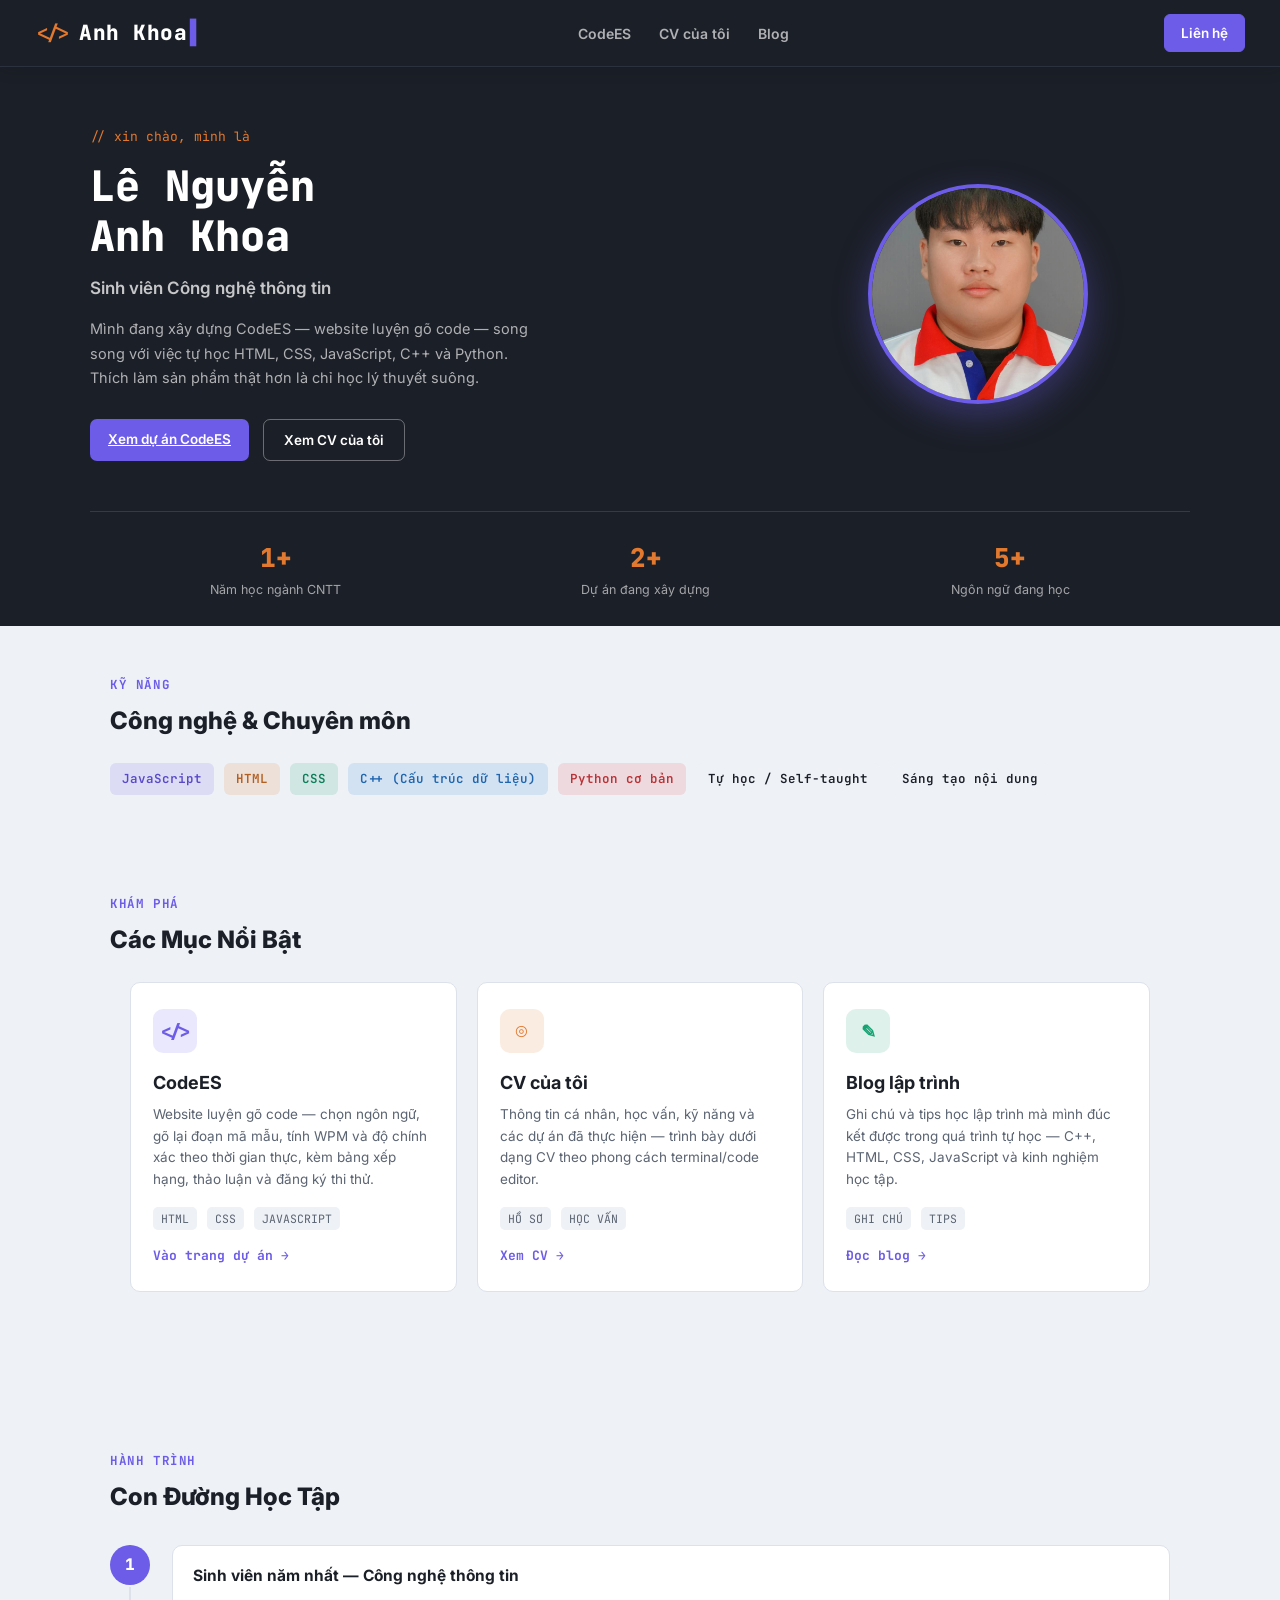
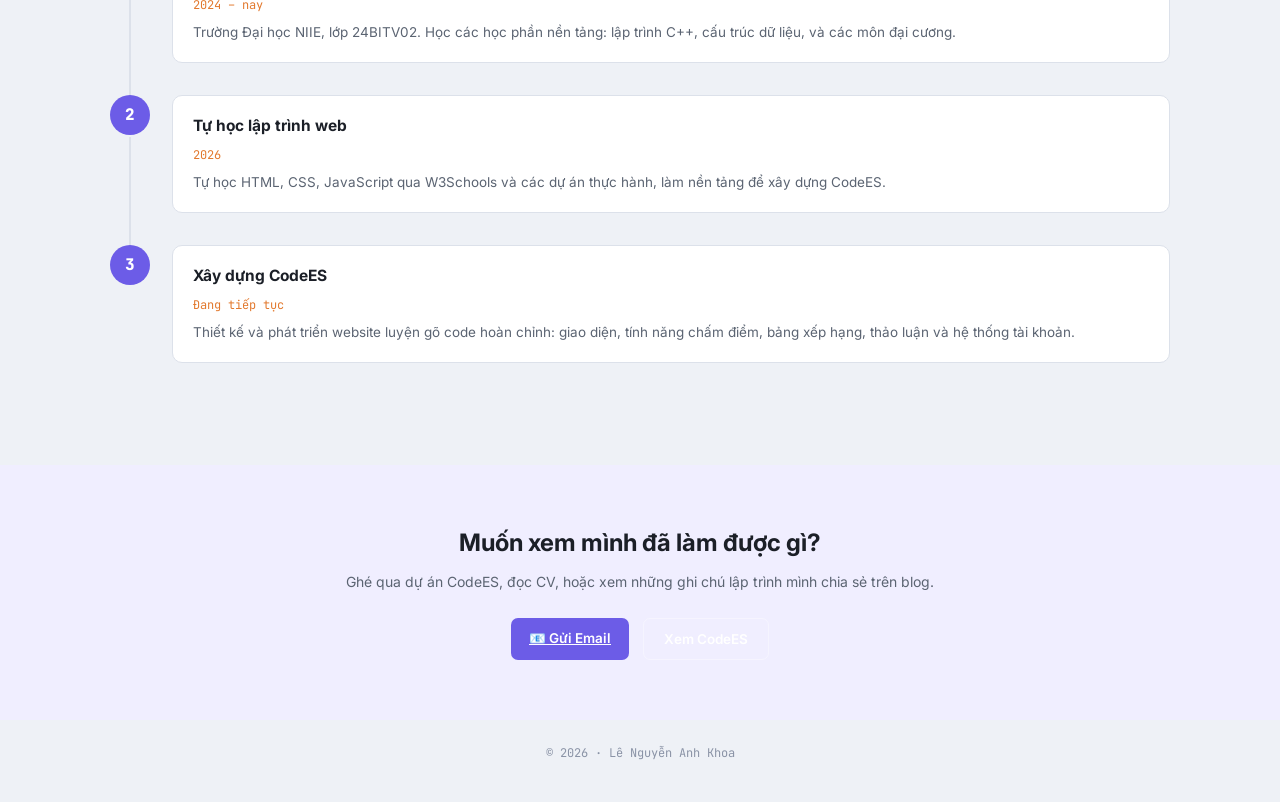
<file: index.html>
<!DOCTYPE html>
<html lang="vi">
<head>
    <meta charset="UTF-8">
    <meta name="viewport" content="width=device-width, initial-scale=1.0">
    <title>Lê Nguyễn Anh Khoa - Trang chính</title>
    <link rel="preconnect" href="https://fonts.googleapis.com">
    <link rel="preconnect" href="https://fonts.gstatic.com" crossorigin>
    <link href="https://fonts.googleapis.com/css2?family=Inter:wght@400;500;600;700&family=JetBrains+Mono:wght@400;600;700;800&display=swap" rel="stylesheet">
    <link rel="stylesheet" href="style.css">
</head>
<body>
    <!-- ================= NAVBAR ================= -->
    <nav class="navbar">
        <div class="nav-container">
            <div class="logo">
                <span class="logo-icon">&lt;/&gt;</span>
                <span class="logo-text">Anh Khoa</span>
            </div>
            <ul class="nav-menu">
                <li><a href="codees.html">CodeES</a></li>
                <li><a href="cv.html">CV của tôi</a></li>
                <li><a href="blog.html">Blog</a></li>
            </ul>
            <div class="nav-auth">
                <a href="mailto:lenguyenankhoa@example.com" class="btn-register" style="text-decoration:none; display:inline-block;">Liên hệ</a>
            </div>
        </div>
    </nav>

    <!-- ================= HERO ================= -->
    <section class="hero">
        <div class="hero-container">
            <div class="hero-text">
                <p class="hero-eyebrow">// xin chào, mình là</p>
                <h1 class="hero-name">Lê Nguyễn<br>Anh Khoa</h1>
                <p class="hero-role">Sinh viên Công nghệ thông tin</p>
                <p class="hero-desc">
                    Mình đang xây dựng CodeES — website luyện gõ code — song song với việc tự học
                    HTML, CSS, JavaScript, C++ và Python. Thích làm sản phẩm thật hơn là chỉ học lý thuyết suông.
                </p>
                <div class="hero-cta">
                    <a href="codees.html" class="btn-action">Xem dự án CodeES</a>
                    <a href="cv.html" class="btn-outline">Xem CV của tôi</a>
                </div>
            </div>
            <div class="hero-photo-wrap">
                <img src="[data-uri]" alt="Lê Nguyễn Anh Khoa" class="hero-photo">
            </div>
        </div>

        <div class="stats-strip">
            <div class="stat-item">
                <span class="stat-number">1+</span>
                <span class="stat-label">Năm học ngành CNTT</span>
            </div>
            <div class="stat-item">
                <span class="stat-number">2+</span>
                <span class="stat-label">Dự án đang xây dựng</span>
            </div>
            <div class="stat-item">
                <span class="stat-number">5+</span>
                <span class="stat-label">Ngôn ngữ đang học</span>
            </div>
        </div>
    </section>

    <!-- ================= KỸ NĂNG ================= -->
    <section class="section-wrap">
        <p class="section-eyebrow">Kỹ năng</p>
        <h2 class="section-title">Công nghệ &amp; Chuyên môn</h2>
        <div class="cv-skills" style="margin-top:24px;">
            <span class="skill-tag skill-js">JavaScript</span>
            <span class="skill-tag skill-html">HTML</span>
            <span class="skill-tag skill-css">CSS</span>
            <span class="skill-tag skill-cpp">C++ (Cấu trúc dữ liệu)</span>
            <span class="skill-tag skill-py">Python cơ bản</span>
            <span class="skill-tag">Tự học / Self-taught</span>
            <span class="skill-tag">Sáng tạo nội dung</span>
        </div>
    </section>

    <!-- ================= DỰ ÁN / ĐIỀU HƯỚNG ================= -->
    <section class="section-wrap">
        <p class="section-eyebrow">Khám phá</p>
        <h2 class="section-title">Các Mục Nổi Bật</h2>
        <div class="hub-grid" style="margin-top:24px;">

            <a href="codees.html" class="hub-card">
                <div class="hub-card-icon icon-purple">&lt;/&gt;</div>
                <h2 class="hub-card-title">CodeES</h2>
                <p class="hub-card-desc">Website luyện gõ code — chọn ngôn ngữ, gõ lại đoạn mã mẫu, tính WPM và độ chính xác theo thời gian thực, kèm bảng xếp hạng, thảo luận và đăng ký thi thử.</p>
                <div class="cv-skills" style="margin-bottom:16px;">
                    <span class="lang-tag">HTML</span>
                    <span class="lang-tag">CSS</span>
                    <span class="lang-tag">JavaScript</span>
                </div>
                <span class="hub-card-link">Vào trang dự án →</span>
            </a>

            <a href="cv.html" class="hub-card">
                <div class="hub-card-icon icon-orange">◎</div>
                <h2 class="hub-card-title">CV của tôi</h2>
                <p class="hub-card-desc">Thông tin cá nhân, học vấn, kỹ năng và các dự án đã thực hiện — trình bày dưới dạng CV theo phong cách terminal/code editor.</p>
                <div class="cv-skills" style="margin-bottom:16px;">
                    <span class="lang-tag">Hồ sơ</span>
                    <span class="lang-tag">Học vấn</span>
                </div>
                <span class="hub-card-link">Xem CV →</span>
            </a>

            <a href="blog.html" class="hub-card">
                <div class="hub-card-icon icon-green">✎</div>
                <h2 class="hub-card-title">Blog lập trình</h2>
                <p class="hub-card-desc">Ghi chú và tips học lập trình mà mình đúc kết được trong quá trình tự học — C++, HTML, CSS, JavaScript và kinh nghiệm học tập.</p>
                <div class="cv-skills" style="margin-bottom:16px;">
                    <span class="lang-tag">Ghi chú</span>
                    <span class="lang-tag">Tips</span>
                </div>
                <span class="hub-card-link">Đọc blog →</span>
            </a>

        </div>
    </section>

    <!-- ================= HÀNH TRÌNH ================= -->
    <section class="section-wrap">
        <p class="section-eyebrow">Hành trình</p>
        <h2 class="section-title">Con Đường Học Tập</h2>
        <div class="timeline">
            <div class="timeline-item">
                <div class="timeline-number">1</div>
                <div class="timeline-content">
                    <h3>Sinh viên năm nhất — Công nghệ thông tin</h3>
                    <span class="timeline-date">2024 – nay</span>
                    <p>Trường Đại học NIIE, lớp 24BITV02. Học các học phần nền tảng: lập trình C++, cấu trúc dữ liệu, và các môn đại cương.</p>
                </div>
            </div>
            <div class="timeline-item">
                <div class="timeline-number">2</div>
                <div class="timeline-content">
                    <h3>Tự học lập trình web</h3>
                    <span class="timeline-date">2026</span>
                    <p>Tự học HTML, CSS, JavaScript qua W3Schools và các dự án thực hành, làm nền tảng để xây dựng CodeES.</p>
                </div>
            </div>
            <div class="timeline-item">
                <div class="timeline-number">3</div>
                <div class="timeline-content">
                    <h3>Xây dựng CodeES</h3>
                    <span class="timeline-date">Đang tiếp tục</span>
                    <p>Thiết kế và phát triển website luyện gõ code hoàn chỉnh: giao diện, tính năng chấm điểm, bảng xếp hạng, thảo luận và hệ thống tài khoản.</p>
                </div>
            </div>
        </div>
    </section>

    <!-- ================= CTA CUỐI TRANG ================= -->
    <section class="final-cta">
        <h2>Muốn xem mình đã làm được gì?</h2>
        <p>Ghé qua dự án CodeES, đọc CV, hoặc xem những ghi chú lập trình mình chia sẻ trên blog.</p>
        <div class="hero-cta" style="justify-content:center;">
            <a href="mailto:lenguyenankhoa@example.com" class="btn-action">📧 Gửi Email</a>
            <a href="codees.html" class="btn-outline">Xem CodeES</a>
        </div>
    </section>

    <footer class="cv-footer">
        <p>© 2026 · Lê Nguyễn Anh Khoa</p>
    </footer>
</body>
</html>
</file>
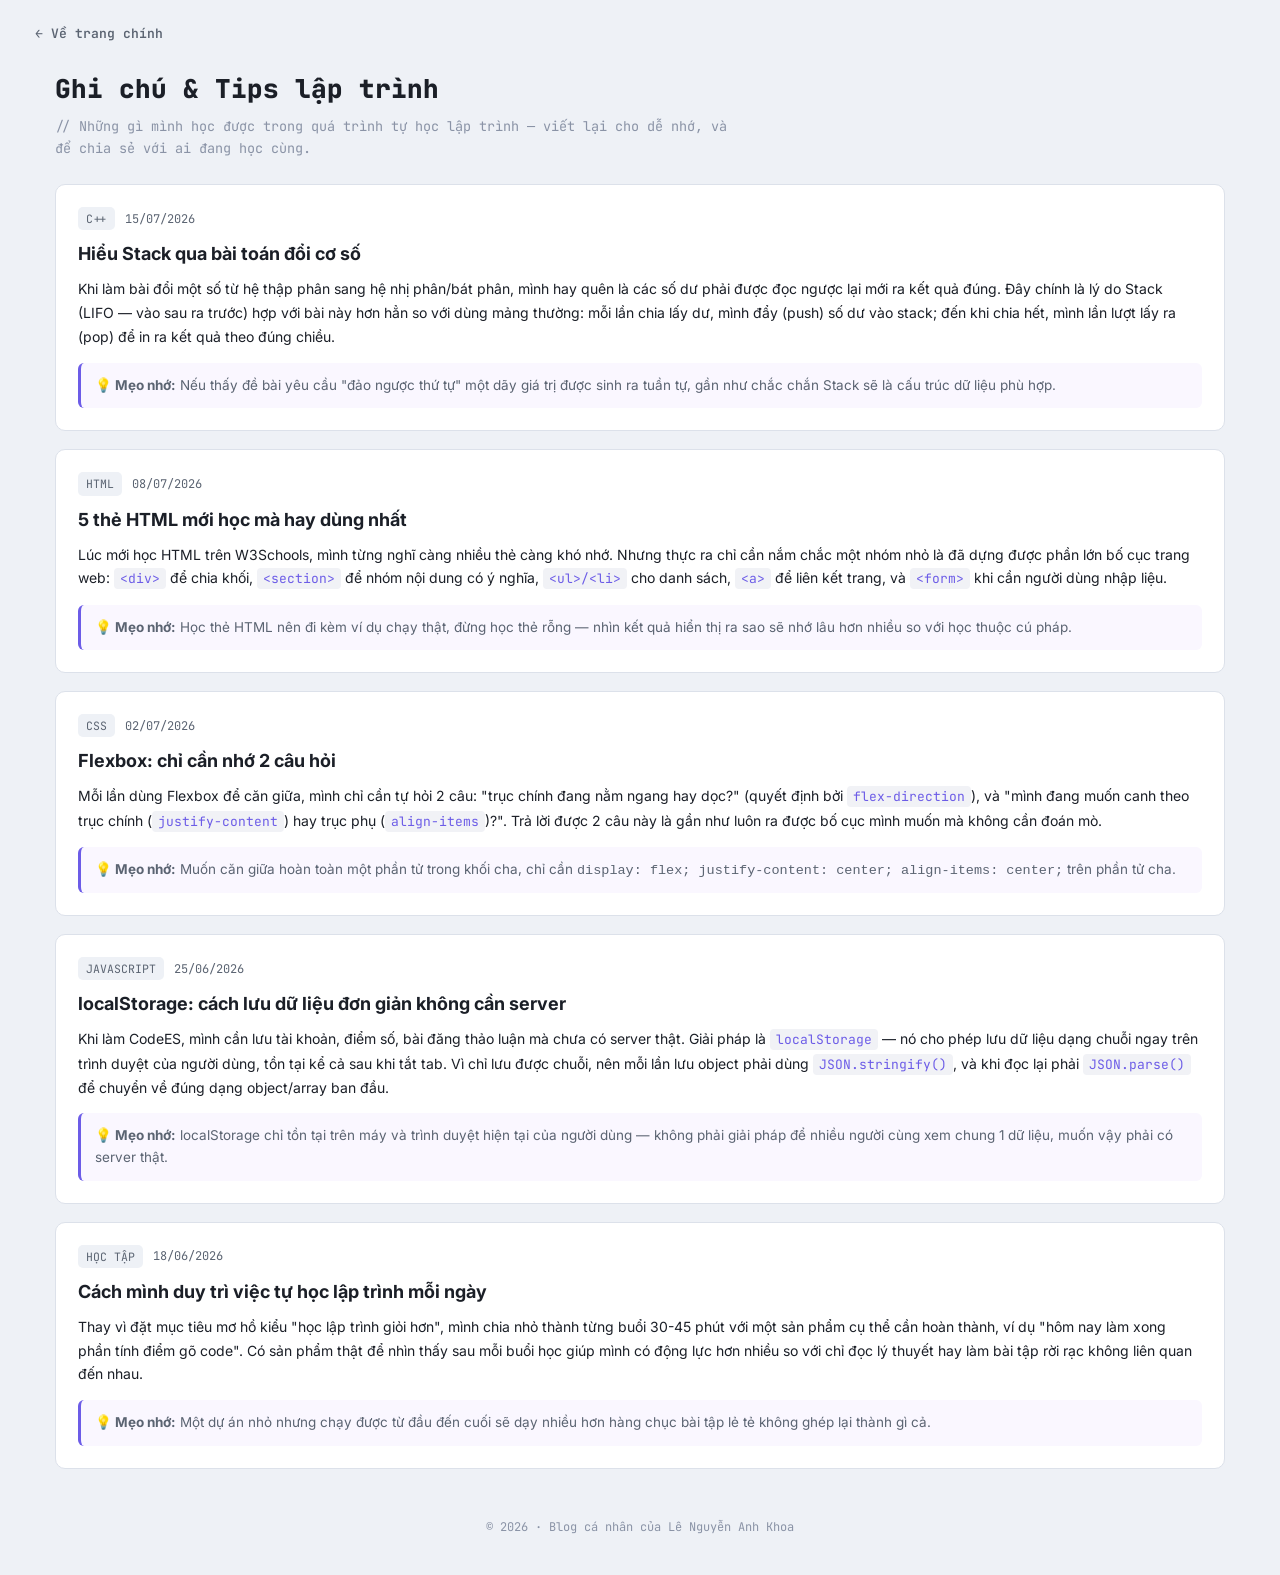
<file: blog.html>
<!DOCTYPE html>
<html lang="vi">
<head>
    <meta charset="UTF-8">
    <meta name="viewport" content="width=device-width, initial-scale=1.0">
    <title>Blog Lập Trình - Ghi Chú Học Tập</title>
    <link rel="preconnect" href="https://fonts.googleapis.com">
    <link rel="preconnect" href="https://fonts.gstatic.com" crossorigin>
    <link href="https://fonts.googleapis.com/css2?family=Inter:wght@400;500;600;700&family=JetBrains+Mono:wght@400;600;700;800&display=swap" rel="stylesheet">
    <link rel="stylesheet" href="style.css">
</head>
<body>
    <!-- Top-bar tối giản, không gắn thương hiệu CodeES -->
    <div class="cv-topbar">
        <a href="index.html" class="cv-back-link">← Về trang chính</a>
    </div>

    <section class="page-section" id="view-blog">
        <div class="blog-header">
            <h1 class="blog-title">Ghi chú &amp; Tips lập trình</h1>
            <p class="blog-subtitle">// Những gì mình học được trong quá trình tự học lập trình — viết lại cho dễ nhớ, và để chia sẻ với ai đang học cùng.</p>
        </div>

        <div class="blog-list" id="blog-list">

            <article class="blog-post">
                <div class="blog-post-meta">
                    <span class="lang-tag">C++</span>
                    <span class="blog-post-date">15/07/2026</span>
                </div>
                <h2 class="blog-post-title">Hiểu Stack qua bài toán đổi cơ số</h2>
                <p class="blog-post-excerpt">
                    Khi làm bài đổi một số từ hệ thập phân sang hệ nhị phân/bát phân, mình hay quên là các số dư
                    phải được đọc ngược lại mới ra kết quả đúng. Đây chính là lý do Stack (LIFO — vào sau ra trước)
                    hợp với bài này hơn hẳn so với dùng mảng thường: mỗi lần chia lấy dư, mình đẩy (push) số dư vào
                    stack; đến khi chia hết, mình lần lượt lấy ra (pop) để in ra kết quả theo đúng chiều.
                </p>
                <div class="blog-post-tip">
                    <b>💡 Mẹo nhớ:</b> Nếu thấy đề bài yêu cầu "đảo ngược thứ tự" một dãy giá trị được sinh ra tuần tự,
                    gần như chắc chắn Stack sẽ là cấu trúc dữ liệu phù hợp.
                </div>
            </article>

            <article class="blog-post">
                <div class="blog-post-meta">
                    <span class="lang-tag">HTML</span>
                    <span class="blog-post-date">08/07/2026</span>
                </div>
                <h2 class="blog-post-title">5 thẻ HTML mới học mà hay dùng nhất</h2>
                <p class="blog-post-excerpt">
                    Lúc mới học HTML trên W3Schools, mình từng nghĩ càng nhiều thẻ càng khó nhớ. Nhưng thực ra chỉ
                    cần nắm chắc một nhóm nhỏ là đã dựng được phần lớn bố cục trang web: <code>&lt;div&gt;</code> để
                    chia khối, <code>&lt;section&gt;</code> để nhóm nội dung có ý nghĩa, <code>&lt;ul&gt;/&lt;li&gt;</code>
                    cho danh sách, <code>&lt;a&gt;</code> để liên kết trang, và <code>&lt;form&gt;</code> khi cần người
                    dùng nhập liệu.
                </p>
                <div class="blog-post-tip">
                    <b>💡 Mẹo nhớ:</b> Học thẻ HTML nên đi kèm ví dụ chạy thật, đừng học thẻ rỗng — nhìn kết quả hiển
                    thị ra sao sẽ nhớ lâu hơn nhiều so với học thuộc cú pháp.
                </div>
            </article>

            <article class="blog-post">
                <div class="blog-post-meta">
                    <span class="lang-tag">CSS</span>
                    <span class="blog-post-date">02/07/2026</span>
                </div>
                <h2 class="blog-post-title">Flexbox: chỉ cần nhớ 2 câu hỏi</h2>
                <p class="blog-post-excerpt">
                    Mỗi lần dùng Flexbox để căn giữa, mình chỉ cần tự hỏi 2 câu: "trục chính đang nằm ngang hay dọc?"
                    (quyết định bởi <code>flex-direction</code>), và "mình đang muốn canh theo trục chính
                    (<code>justify-content</code>) hay trục phụ (<code>align-items</code>)?". Trả lời được 2 câu này
                    là gần như luôn ra được bố cục mình muốn mà không cần đoán mò.
                </p>
                <div class="blog-post-tip">
                    <b>💡 Mẹo nhớ:</b> Muốn căn giữa hoàn toàn một phần tử trong khối cha, chỉ cần
                    <code>display: flex; justify-content: center; align-items: center;</code> trên phần tử cha.
                </div>
            </article>

            <article class="blog-post">
                <div class="blog-post-meta">
                    <span class="lang-tag">JavaScript</span>
                    <span class="blog-post-date">25/06/2026</span>
                </div>
                <h2 class="blog-post-title">localStorage: cách lưu dữ liệu đơn giản không cần server</h2>
                <p class="blog-post-excerpt">
                    Khi làm CodeES, mình cần lưu tài khoản, điểm số, bài đăng thảo luận mà chưa có server thật.
                    Giải pháp là <code>localStorage</code> — nó cho phép lưu dữ liệu dạng chuỗi ngay trên trình
                    duyệt của người dùng, tồn tại kể cả sau khi tắt tab. Vì chỉ lưu được chuỗi, nên mỗi lần lưu object
                    phải dùng <code>JSON.stringify()</code>, và khi đọc lại phải <code>JSON.parse()</code> để chuyển
                    về đúng dạng object/array ban đầu.
                </p>
                <div class="blog-post-tip">
                    <b>💡 Mẹo nhớ:</b> localStorage chỉ tồn tại trên máy và trình duyệt hiện tại của người dùng —
                    không phải giải pháp để nhiều người cùng xem chung 1 dữ liệu, muốn vậy phải có server thật.
                </div>
            </article>

            <article class="blog-post">
                <div class="blog-post-meta">
                    <span class="lang-tag">Học tập</span>
                    <span class="blog-post-date">18/06/2026</span>
                </div>
                <h2 class="blog-post-title">Cách mình duy trì việc tự học lập trình mỗi ngày</h2>
                <p class="blog-post-excerpt">
                    Thay vì đặt mục tiêu mơ hồ kiểu "học lập trình giỏi hơn", mình chia nhỏ thành từng buổi 30-45 phút
                    với một sản phẩm cụ thể cần hoàn thành, ví dụ "hôm nay làm xong phần tính điểm gõ code". Có sản
                    phẩm thật để nhìn thấy sau mỗi buổi học giúp mình có động lực hơn nhiều so với chỉ đọc lý thuyết
                    hay làm bài tập rời rạc không liên quan đến nhau.
                </p>
                <div class="blog-post-tip">
                    <b>💡 Mẹo nhớ:</b> Một dự án nhỏ nhưng chạy được từ đầu đến cuối sẽ dạy nhiều hơn hàng chục bài
                    tập lẻ tẻ không ghép lại thành gì cả.
                </div>
            </article>

        </div>
    </section>

    <footer class="cv-footer">
        <p>© 2026 · Blog cá nhân của Lê Nguyễn Anh Khoa</p>
    </footer>
</body>
</html>
</file>
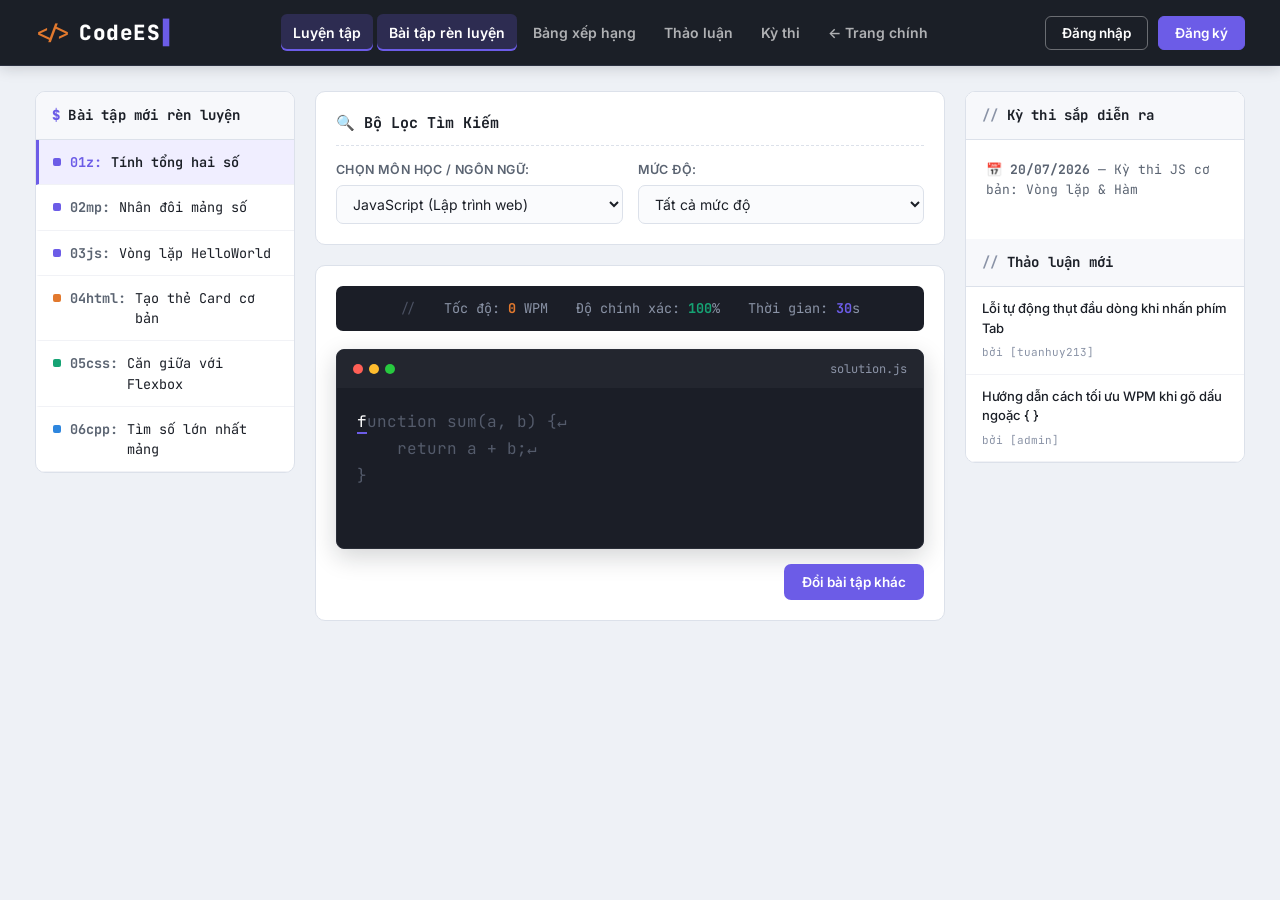
<file: codees.html>
<!DOCTYPE html>
<html lang="vi">
<head>
    <meta charset="UTF-8">
    <meta name="viewport" content="width=device-width, initial-scale=1.0">
    <title>CodeES - Hệ Thống Rèn Luyện Code</title>
    <link rel="preconnect" href="https://fonts.googleapis.com">
    <link rel="preconnect" href="https://fonts.gstatic.com" crossorigin>
    <link href="https://fonts.googleapis.com/css2?family=Inter:wght@400;500;600;700&family=JetBrains+Mono:wght@400;600;700;800&display=swap" rel="stylesheet">
    <link rel="stylesheet" href="style.css">
</head>
<body>
    <!-- Thanh điều hướng trên cùng (Navbar) -->
    <nav class="navbar">
        <div class="nav-container">
            <a href="index.html" class="logo" style="text-decoration:none;">
                <span class="logo-icon">&lt;/&gt;</span>
                <span class="logo-text">CodeES</span>
            </a>
            <ul class="nav-menu" id="nav-menu">
                <li class="active" data-view="home"><a href="#">Luyện tập</a></li>
                <li data-view="home" id="nav-exercises"><a href="#">Bài tập rèn luyện</a></li>
                <li data-view="leaderboard"><a href="#">Bảng xếp hạng</a></li>
                <li data-view="discussion"><a href="#">Thảo luận</a></li>
                <li data-view="exam"><a href="#">Kỳ thi</a></li>
                <li><a href="index.html">← Trang chính</a></li>
            </ul>
            <div class="nav-auth" id="nav-auth">
                <button class="btn-login" id="btn-login">Đăng nhập</button>
                <button class="btn-register" id="btn-register">Đăng ký</button>
            </div>
            <div class="nav-user" id="nav-user" style="display:none;">
                <span class="user-chip"><span id="user-name-label">?</span></span>
                <button class="btn-login" id="btn-logout">Đăng xuất</button>
            </div>
        </div>
    </nav>

    <!-- ================= TRANG CHỦ / RÈN LUYỆN ================= -->
    <div class="main-layout view" id="view-home">

        <!-- CỘT TRÁI: Danh sách bài tập mới -->
        <aside class="sidebar-left">
            <div class="card-title">Bài tập mới rèn luyện</div>
            <ul class="exercise-list">
                <li class="active" data-id="sum"><b>01z:</b> Tính tổng hai số</li>
                <li data-id="array_double"><b>02mp:</b> Nhân đôi mảng số</li>
                <li data-id="loop_hello"><b>03js:</b> Vòng lặp HelloWorld</li>
                <li data-id="html_card"><b>04html:</b> Tạo thẻ Card cơ bản</li>
                <li data-id="css_flex"><b>05css:</b> Căn giữa với Flexbox</li>
                <li data-id="cpp_max"><b>06cpp:</b> Tìm số lớn nhất mảng</li>
            </ul>
        </aside>

        <!-- CỘT GIỮA: Bộ lọc & Khu vực rèn luyện chính -->
        <main class="content-center">
            <!-- Bộ lọc (Filter) thiết kế hiện đại -->
            <section class="filter-box">
                <h3 class="box-title">🔍 Bộ Lọc Tìm Kiếm</h3>
                <div class="filter-grid">
                    <div class="filter-item">
                        <label>Chọn môn học / Ngôn ngữ:</label>
                        <select id="language-select">
                            <option value="javascript">JavaScript (Lập trình web)</option>
                            <option value="html">HTML (Cấu trúc web)</option>
                            <option value="css">CSS (Giao diện web)</option>
                            <option value="python">Python (Lập trình cơ bản)</option>
                            <option value="cpp">C++ (Cấu trúc dữ liệu)</option>
                        </select>
                    </div>
                    <div class="filter-item">
                        <label>Mức độ:</label>
                        <select id="level-select">
                            <option value="all">Tất cả mức độ</option>
                            <option value="easy">Dễ (Cơ bản)</option>
                            <option value="medium">Trung bình</option>
                        </select>
                    </div>
                </div>
            </section>

            <!-- Khu vực gõ Code rèn luyện -->
            <section class="practice-area">
                <div class="stats-bar">
                    <div class="stat">Tốc độ: <span id="wpm">0</span> WPM</div>
                    <div class="stat">Độ chính xác: <span id="accuracy">100</span>%</div>
                    <div class="stat">Thời gian: <span id="timer">30</span>s</div>
                </div>

                <div class="editor-window">
                    <div class="editor-header">
                        <div class="dots">
                            <span class="dot red"></span>
                            <span class="dot yellow"></span>
                            <span class="dot green"></span>
                        </div>
                        <span id="tab-title" class="tab-title">main.js</span>
                    </div>
                    <div class="editor-body">
                        <div id="code-display" class="code-display"></div>
                        <textarea id="code-input" class="code-input" autofocus placeholder="Nhấp vào đây và bắt đầu gõ..."></textarea>
                    </div>
                </div>

                <div class="editor-actions">
                    <button id="reset-btn" class="btn-action">Đổi bài tập khác</button>
                </div>
            </section>
        </main>

        <!-- CỘT PHẢI: Kỳ thi & Thảo luận (xem nhanh) -->
        <aside class="sidebar-right">
            <div class="widget">
                <div class="card-title">Kỳ thi sắp diễn ra</div>
                <div class="widget-content" id="exam-widget-preview">
                    <p class="empty-text">Đang tải...</p>
                </div>
            </div>

            <div class="widget mt-20">
                <div class="card-title">Thảo luận mới</div>
                <ul class="discussion-list" id="discussion-widget-preview">
                </ul>
            </div>
        </aside>

    </div>

    <!-- ================= BẢNG XẾP HẠNG ================= -->
    <section class="page-section view" id="view-leaderboard">
        <div class="section-card">
            <div class="card-title">Bảng xếp hạng tốc độ gõ</div>
            <div class="section-body">
                <table class="leaderboard-table" id="leaderboard-table">
                    <thead>
                        <tr>
                            <th>Hạng</th>
                            <th>Người chơi</th>
                            <th>WPM</th>
                            <th>Độ chính xác</th>
                            <th>Ngôn ngữ</th>
                            <th>Ngày</th>
                        </tr>
                    </thead>
                    <tbody id="leaderboard-body"></tbody>
                </table>
                <p class="empty-text" id="leaderboard-empty">Chưa có kết quả nào. Hoàn thành một bài rèn luyện để lên bảng xếp hạng!</p>
            </div>
        </div>
    </section>

    <!-- ================= THẢO LUẬN ================= -->
    <section class="page-section view" id="view-discussion">
        <div class="section-card">
            <div class="card-title">Thảo luận</div>
            <div class="section-body">
                <form id="discussion-form" class="discussion-form">
                    <input type="text" id="discussion-title" placeholder="Tiêu đề chủ đề..." maxlength="120" required>
                    <textarea id="discussion-content" placeholder="Nội dung bạn muốn thảo luận..." maxlength="500" rows="3" required></textarea>
                    <button type="submit" class="btn-action">Đăng bài</button>
                </form>
                <p class="empty-text" id="discussion-locked" style="display:none;">Bạn cần <button class="link-btn" id="discussion-login-hint">đăng nhập</button> để tham gia thảo luận.</p>
                <ul class="discussion-list full" id="discussion-list-full"></ul>
            </div>
        </div>
    </section>

    <!-- ================= KỲ THI ================= -->
    <section class="page-section view" id="view-exam">
        <div class="section-card">
            <div class="card-title">Kỳ thi sắp diễn ra</div>
            <div class="section-body">
                <div class="exam-grid" id="exam-grid"></div>
            </div>
        </div>
    </section>

    <!-- ================= MODAL ĐĂNG NHẬP / ĐĂNG KÝ ================= -->
    <div class="modal-overlay" id="auth-modal">
        <div class="modal-box">
            <button class="modal-close" id="modal-close" aria-label="Đóng">&times;</button>
            <div class="modal-tabs">
                <button class="modal-tab active" data-tab="login" id="tab-login">Đăng nhập</button>
                <button class="modal-tab" data-tab="register" id="tab-register">Đăng ký</button>
            </div>
            <form id="login-form" class="auth-form">
                <label for="login-username">Tên đăng nhập</label>
                <input type="text" id="login-username" autocomplete="username" required>
                <label for="login-password">Mật khẩu</label>
                <input type="password" id="login-password" autocomplete="current-password" required>
                <p class="form-error" id="login-error"></p>
                <button type="submit" class="btn-action full-width">Đăng nhập</button>
            </form>
            <form id="register-form" class="auth-form" style="display:none;">
                <label for="register-username">Tên đăng nhập</label>
                <input type="text" id="register-username" autocomplete="username" required>
                <label for="register-password">Mật khẩu</label>
                <input type="password" id="register-password" autocomplete="new-password" required>
                <p class="form-error" id="register-error"></p>
                <button type="submit" class="btn-action full-width">Tạo tài khoản</button>
            </form>
            <p class="modal-note">// demo lưu trên trình duyệt của bạn, chưa kết nối máy chủ thật.</p>
        </div>
    </div>

    <script src="script.js"></script>
</body>
</html>
</file>
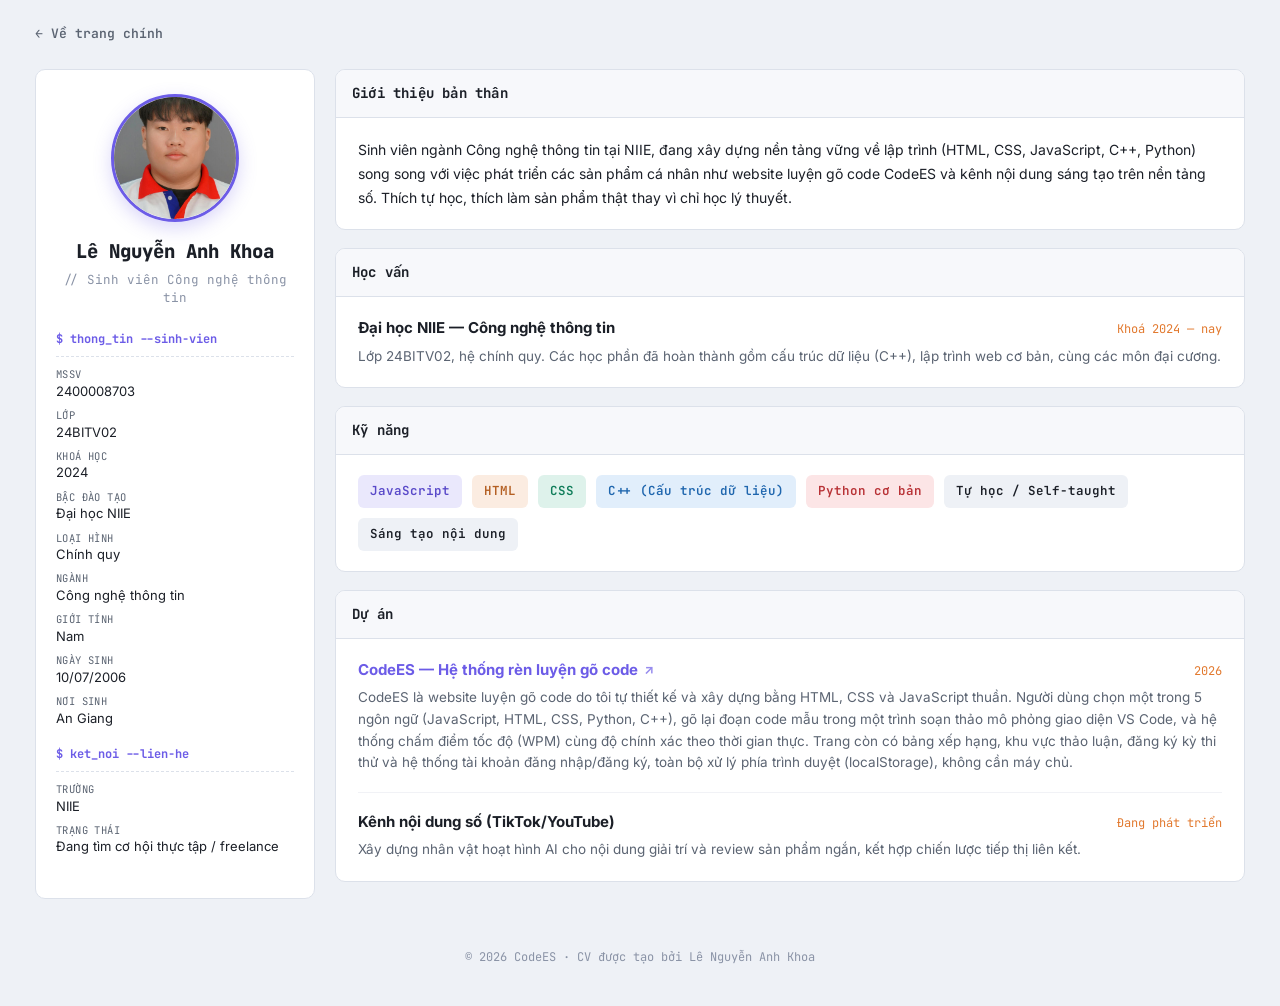
<file: cv.html>
<!DOCTYPE html>
<html lang="vi">
<head>
    <meta charset="UTF-8">
    <meta name="viewport" content="width=device-width, initial-scale=1.0">
    <title>Lê Nguyễn Anh Khoa - CV | CodeES</title>
    <link rel="preconnect" href="https://fonts.googleapis.com">
    <link rel="preconnect" href="https://fonts.gstatic.com" crossorigin>
    <link href="https://fonts.googleapis.com/css2?family=Inter:wght@400;500;600;700&family=JetBrains+Mono:wght@400;600;700;800&display=swap" rel="stylesheet">
    <style>
/* ============================================================
   CodeES — design tokens
   Concept: a code-typing dojo. UI accents borrow their meaning
   from syntax-highlighting roles (keyword / string / number /
   comment) instead of an arbitrary brand palette.
   ============================================================ */
:root {
    --paper: #EEF1F6;
    --surface: #FFFFFF;
    --ink: #1B1F27;
    --muted: #5B6472;
    --border: #DCE1EA;

    --kw-purple: #6C5CE7;
    --str-green: #16A374;
    --num-orange: #E2792E;
    --cmt-gray:  #8A93A6;
    --err-red:   #E5484D;
    --cpp-blue:  #2E86DE;

    --editor-bg: #1B1E27;
    --editor-header: #23262F;

    --font-display: 'JetBrains Mono', 'Fira Code', Consolas, monospace;
    --font-body: 'Inter', 'Segoe UI', Tahoma, sans-serif;
    --font-mono: 'JetBrains Mono', 'Fira Code', Consolas, monospace;

    --radius: 10px;
}

@media (prefers-reduced-motion: reduce) {
    * { animation: none !important; transition: none !important; }
}

* { box-sizing: border-box; margin: 0; padding: 0; }

body {
    background-color: var(--paper);
    color: var(--ink);
    font-family: var(--font-body);
    line-height: 1.5;
}

a { color: inherit; }

:focus-visible {
    outline: 2px solid var(--kw-purple);
    outline-offset: 2px;
}

/* NAVBAR */
.navbar {
    background-color: var(--ink);
    color: #ffffff;
    padding: 14px 0;
    box-shadow: 0 2px 14px rgba(17, 20, 27, 0.18);
    position: sticky;
    top: 0;
    z-index: 100;
    border-bottom: 1px solid #2c3140;
}

.nav-container {
    max-width: 1250px;
    margin: 0 auto;
    display: flex;
    justify-content: space-between;
    align-items: center;
    padding: 0 20px;
}

.logo { display: flex; align-items: center; gap: 8px; font-family: var(--font-display); }
.logo-icon { font-size: 20px; font-weight: 700; color: var(--num-orange); }
.logo-text { font-size: 21px; font-weight: 800; letter-spacing: 0.5px; }
.logo-text::after {
    content: '\258C';
    display: inline-block;
    margin-left: 3px;
    color: var(--kw-purple);
    animation: blink-cursor 1.1s steps(1) infinite;
}
@keyframes blink-cursor { 0%, 49% { opacity: 1; } 50%, 100% { opacity: 0; } }

.nav-menu { display: flex; list-style: none; gap: 4px; font-family: var(--font-body); }
.nav-menu a {
    color: rgba(255, 255, 255, 0.65);
    text-decoration: none;
    font-weight: 600;
    font-size: 14px;
    padding: 8px 12px;
    border-radius: 6px;
    display: inline-block;
    transition: color 0.15s ease, background-color 0.15s ease;
}
.nav-menu a:hover { color: #ffffff; background-color: rgba(255, 255, 255, 0.06); }
.nav-menu li.active a {
    color: #ffffff;
    background-color: rgba(108, 92, 231, 0.22);
    box-shadow: inset 0 -2px 0 var(--kw-purple);
}

.nav-auth { display: flex; gap: 10px; }
.btn-login, .btn-register {
    font-family: var(--font-body);
    padding: 8px 16px;
    border-radius: 6px;
    cursor: pointer;
    font-weight: 600;
    font-size: 13.5px;
    border: 1px solid transparent;
    transition: transform 0.12s ease, background-color 0.15s ease;
}
.btn-login { background: transparent; border-color: rgba(255, 255, 255, 0.35); color: #ffffff; }
.btn-login:hover { background-color: rgba(255, 255, 255, 0.08); }
.btn-register { background-color: var(--kw-purple); border-color: var(--kw-purple); color: #ffffff; }
.btn-register:hover { background-color: #5a4bd6; transform: translateY(-1px); }

/* MAIN LAYOUT */
.main-layout {
    max-width: 1250px;
    margin: 25px auto;
    display: grid;
    grid-template-columns: 260px 1fr 280px;
    gap: 20px;
    padding: 0 20px;
}

aside {
    background-color: var(--surface);
    border-radius: var(--radius);
    border: 1px solid var(--border);
    overflow: hidden;
    height: fit-content;
}

.card-title {
    background-color: #F7F8FB;
    border-bottom: 1px solid var(--border);
    padding: 13px 16px;
    font-weight: 700;
    color: var(--ink);
    font-size: 14px;
    font-family: var(--font-mono);
    letter-spacing: 0.2px;
}
.sidebar-left .card-title::before { content: '$ '; color: var(--kw-purple); font-weight: 800; }
.sidebar-right .card-title::before { content: '// '; color: var(--cmt-gray); font-weight: 600; }

.exercise-list { list-style: none; }
.exercise-list li {
    padding: 12px 16px 12px 14px;
    border-bottom: 1px solid #F1F2F6;
    border-left: 3px solid transparent;
    cursor: pointer;
    font-size: 13.5px;
    font-family: var(--font-mono);
    display: flex;
    align-items: baseline;
    gap: 9px;
    transition: background-color 0.15s ease, border-color 0.15s ease;
}
.exercise-list li::before {
    content: '';
    width: 8px;
    height: 8px;
    min-width: 8px;
    border-radius: 2px;
    background-color: var(--kw-purple);
    display: inline-block;
    transform: translateY(-1px);
}
.exercise-list li:nth-child(4)::before { background-color: var(--num-orange); }
.exercise-list li:nth-child(5)::before { background-color: var(--str-green); }
.exercise-list li:nth-child(6)::before { background-color: var(--cpp-blue); }
.exercise-list li b { color: var(--muted); font-weight: 700; }
.exercise-list li:hover { background-color: #F5F4FF; }
.exercise-list li.active { background-color: #F0EEFF; border-left-color: var(--kw-purple); font-weight: 600; }
.exercise-list li.active b { color: var(--kw-purple); }

/* CENTER COLUMN */
.content-center { display: flex; flex-direction: column; gap: 20px; }

.filter-box { background-color: var(--surface); border: 1px solid var(--border); border-radius: var(--radius); padding: 20px; }
.box-title {
    font-size: 15px;
    font-family: var(--font-mono);
    font-weight: 700;
    margin-bottom: 15px;
    color: var(--ink);
    border-bottom: 1px dashed var(--border);
    padding-bottom: 10px;
}
.filter-grid { display: grid; grid-template-columns: 1fr 1fr; gap: 15px; }
.filter-item { display: flex; flex-direction: column; gap: 6px; }
.filter-item label { font-size: 12.5px; font-weight: 600; color: var(--muted); text-transform: uppercase; letter-spacing: 0.4px; }
select {
    padding: 9px 12px;
    border: 1px solid var(--border);
    border-radius: 7px;
    font-size: 14px;
    font-family: var(--font-body);
    outline: none;
    background-color: #FAFBFD;
    color: var(--ink);
    transition: border-color 0.15s ease;
}
select:focus { border-color: var(--kw-purple); }

.practice-area { background-color: var(--surface); border: 1px solid var(--border); border-radius: var(--radius); padding: 20px; }

.stats-bar {
    display: flex;
    justify-content: center;
    gap: 28px;
    background-color: var(--editor-bg);
    padding: 12px 16px;
    border-radius: 7px;
    margin-bottom: 18px;
    font-family: var(--font-mono);
    font-size: 13.5px;
    color: var(--cmt-gray);
}
.stats-bar::before { content: '//'; color: #4B5162; }
.stat { font-size: 13.5px; }
#wpm { color: var(--num-orange); font-weight: 700; }
#accuracy { color: var(--str-green); font-weight: 700; }
#timer { color: var(--kw-purple); font-weight: 700; }

.editor-window {
    background-color: var(--editor-bg);
    border-radius: 8px;
    overflow: hidden;
    box-shadow: 0 8px 24px rgba(17, 20, 27, 0.18);
    border: 1px solid #2A2E38;
}
.editor-header { background-color: var(--editor-header); padding: 10px 16px; display: flex; align-items: center; justify-content: space-between; }
.dots { display: flex; gap: 6px; }
.dot { width: 10px; height: 10px; border-radius: 50%; }
.dot.red { background-color: #ff5f56; }
.dot.yellow { background-color: #ffbd2e; }
.dot.green { background-color: #27c93f; }
.tab-title { font-size: 12px; color: #8B93A6; font-family: var(--font-mono); }
.editor-body { position: relative; padding: 20px; min-height: 160px; }
.code-display {
    font-family: var(--font-mono);
    font-size: 16px;
    line-height: 1.7;
    color: #545B6B;
    white-space: pre-wrap;
    word-break: break-all;
}
.code-input {
    position: absolute; top: 0; left: 0; width: 100%; height: 100%;
    opacity: 0; cursor: default; resize: none; outline: none;
}
.char.correct { color: var(--str-green); }
.char.incorrect { color: var(--err-red); background-color: rgba(229, 72, 77, 0.16); border-radius: 2px; }
.char.current { color: #ffffff; border-bottom: 2px solid var(--kw-purple); }

.editor-actions { margin-top: 15px; display: flex; justify-content: flex-end; }
.btn-action {
    background-color: var(--kw-purple);
    color: white;
    border: none;
    padding: 10px 18px;
    font-size: 13.5px;
    font-family: var(--font-body);
    font-weight: 600;
    border-radius: 7px;
    cursor: pointer;
    transition: background-color 0.15s ease, transform 0.12s ease;
}
.btn-action:hover { background-color: #5a4bd6; transform: translateY(-1px); }

/* RIGHT COLUMN */
.sidebar-right .widget { background-color: var(--surface); }
.mt-20 { margin-top: 20px; }
.text-center { text-align: center; }
.empty-text { padding: 20px; font-size: 13px; font-family: var(--font-mono); color: var(--muted); }
.discussion-list { list-style: none; }
.discussion-list li { padding: 12px 16px; border-bottom: 1px solid #F1F2F6; font-size: 13px; }
.discussion-list li a { color: var(--ink); text-decoration: none; display: block; margin-bottom: 4px; font-weight: 500; transition: color 0.15s ease; }
.discussion-list li a:hover { color: var(--kw-purple); }
.discussion-list .author { font-size: 11px; font-family: var(--font-mono); color: var(--cmt-gray); }

@media (max-width: 1024px) {
    .main-layout { grid-template-columns: 1fr; }
    .sidebar-left, .sidebar-right { display: none; }
}

/* ============================================================
   VIEW SWITCHING
   ============================================================ */
.view { display: none; }
.main-layout.view.active-view { display: grid; }
.page-section.view.active-view { display: block; }

.nav-user {
    display: flex;
    align-items: center;
    gap: 10px;
}

.user-chip {
    font-family: var(--font-mono);
    font-size: 13px;
    background-color: rgba(108, 92, 231, 0.22);
    color: #ffffff;
    padding: 7px 12px;
    border-radius: 6px;
    font-weight: 700;
}

.link-btn {
    background: none;
    border: none;
    color: var(--kw-purple);
    font-weight: 700;
    cursor: pointer;
    text-decoration: underline;
    font-size: inherit;
    padding: 0;
}

/* ============================================================
   FULL-WIDTH PAGE SECTIONS (Leaderboard / Discussion / Exam)
   ============================================================ */
.page-section {
    max-width: 1250px;
    margin: 25px auto;
    padding: 0 20px;
}

.section-card {
    background-color: var(--surface);
    border: 1px solid var(--border);
    border-radius: var(--radius);
    overflow: hidden;
}

.section-body {
    padding: 22px;
}

/* Leaderboard table */
.leaderboard-table {
    width: 100%;
    border-collapse: collapse;
    font-size: 14px;
}

.leaderboard-table th {
    text-align: left;
    font-family: var(--font-mono);
    font-size: 12px;
    text-transform: uppercase;
    letter-spacing: 0.4px;
    color: var(--muted);
    padding: 10px 12px;
    border-bottom: 2px solid var(--border);
}

.leaderboard-table td {
    padding: 12px;
    border-bottom: 1px solid #F1F2F6;
}

.leaderboard-table tbody tr:hover {
    background-color: #F7F7FF;
}

.rank-badge {
    display: inline-flex;
    align-items: center;
    justify-content: center;
    width: 26px;
    height: 26px;
    border-radius: 6px;
    font-family: var(--font-mono);
    font-weight: 800;
    font-size: 12.5px;
    background-color: #EEF1F6;
    color: var(--muted);
}

.rank-badge.gold { background-color: #FCEFD9; color: #B4790A; }
.rank-badge.silver { background-color: #EEF0F3; color: #6B7280; }
.rank-badge.bronze { background-color: #F7E3D2; color: #A05A2C; }

.wpm-cell { color: var(--num-orange); font-weight: 700; font-family: var(--font-mono); }
.acc-cell { color: var(--str-green); font-weight: 700; font-family: var(--font-mono); }

.lang-tag {
    font-family: var(--font-mono);
    font-size: 11.5px;
    padding: 3px 8px;
    border-radius: 5px;
    background-color: #EEF1F6;
    color: var(--muted);
    text-transform: uppercase;
}

/* Discussion */
.discussion-form {
    display: flex;
    flex-direction: column;
    gap: 10px;
    margin-bottom: 18px;
}

.discussion-form input,
.discussion-form textarea,
.auth-form input {
    font-family: var(--font-body);
    font-size: 14px;
    padding: 10px 12px;
    border: 1px solid var(--border);
    border-radius: 7px;
    outline: none;
    color: var(--ink);
    background-color: #FAFBFD;
    resize: vertical;
}

.discussion-form input:focus,
.discussion-form textarea:focus,
.auth-form input:focus {
    border-color: var(--kw-purple);
}

.discussion-form .btn-action {
    align-self: flex-end;
}

.discussion-list.full li {
    padding: 16px 4px;
}

.discussion-list.full .post-content {
    font-size: 13.5px;
    color: var(--muted);
    margin: 4px 0 6px 0;
}

/* Exam */
.exam-grid {
    display: grid;
    grid-template-columns: repeat(auto-fill, minmax(260px, 1fr));
    gap: 16px;
}

.exam-card {
    border: 1px solid var(--border);
    border-radius: 8px;
    padding: 16px;
    background-color: #FAFBFD;
}

.exam-card .exam-lang {
    font-family: var(--font-mono);
    font-size: 11.5px;
    color: var(--kw-purple);
    text-transform: uppercase;
    font-weight: 700;
    letter-spacing: 0.4px;
}

.exam-card h4 {
    font-size: 15px;
    margin: 6px 0 8px 0;
    color: var(--ink);
}

.exam-card .exam-date {
    font-family: var(--font-mono);
    font-size: 12.5px;
    color: var(--muted);
    margin-bottom: 12px;
}

.exam-card .btn-action {
    width: 100%;
    text-align: center;
}

.exam-card .btn-action.registered {
    background-color: var(--str-green);
}

.exam-card .btn-action.registered:hover {
    background-color: #128a61;
}

/* ============================================================
   AUTH MODAL
   ============================================================ */
.modal-overlay {
    display: none;
    position: fixed;
    inset: 0;
    background-color: rgba(17, 20, 27, 0.55);
    z-index: 200;
    align-items: center;
    justify-content: center;
}

.modal-overlay.open {
    display: flex;
}

.modal-box {
    background-color: var(--surface);
    border-radius: var(--radius);
    padding: 26px;
    width: 100%;
    max-width: 360px;
    position: relative;
    box-shadow: 0 20px 50px rgba(17, 20, 27, 0.25);
}

.modal-close {
    position: absolute;
    top: 12px;
    right: 14px;
    background: none;
    border: none;
    font-size: 22px;
    line-height: 1;
    color: var(--muted);
    cursor: pointer;
}

.modal-tabs {
    display: flex;
    gap: 6px;
    margin-bottom: 18px;
    background-color: #F1F2F6;
    padding: 4px;
    border-radius: 8px;
}

.modal-tab {
    flex: 1;
    background: none;
    border: none;
    padding: 8px 0;
    font-family: var(--font-body);
    font-weight: 600;
    font-size: 13.5px;
    color: var(--muted);
    border-radius: 6px;
    cursor: pointer;
}

.modal-tab.active {
    background-color: #ffffff;
    color: var(--kw-purple);
    box-shadow: 0 1px 4px rgba(17, 20, 27, 0.12);
}

.auth-form {
    display: flex;
    flex-direction: column;
    gap: 6px;
}

.auth-form label {
    font-size: 12.5px;
    font-weight: 600;
    color: var(--muted);
    margin-top: 8px;
}

.auth-form .full-width {
    width: 100%;
    text-align: center;
    margin-top: 14px;
}

.form-error {
    color: var(--err-red);
    font-size: 12.5px;
    min-height: 16px;
}

.modal-note {
    font-family: var(--font-mono);
    font-size: 11px;
    color: var(--cmt-gray);
    margin-top: 16px;
    text-align: center;
}

@media (max-width: 640px) {
    .nav-menu { display: none; }
}

/* ============================================================
   TRANG CV
   ============================================================ */
.cv-wrap {
    display: grid;
    grid-template-columns: 280px 1fr;
    gap: 20px;
    align-items: start;
}

.cv-side {
    background-color: var(--surface);
    border: 1px solid var(--border);
    border-radius: var(--radius);
    padding: 24px 20px;
    text-align: center;
    position: sticky;
    top: 90px;
}

.cv-avatar-box {
    width: 128px;
    height: 128px;
    margin: 0 auto 16px auto;
    border-radius: 50%;
    overflow: hidden;
    border: 3px solid var(--kw-purple);
    box-shadow: 0 6px 18px rgba(108, 92, 231, 0.25);
}

.cv-avatar {
    width: 100%;
    height: 100%;
    object-fit: cover;
    display: block;
}

.cv-name {
    font-family: var(--font-mono);
    font-size: 19px;
    font-weight: 800;
    color: var(--ink);
    margin-bottom: 4px;
}

.cv-role {
    font-family: var(--font-mono);
    font-size: 12.5px;
    color: var(--cmt-gray);
    margin-bottom: 22px;
}

.cv-block {
    text-align: left;
    margin-bottom: 18px;
}

.cv-block-title {
    font-family: var(--font-mono);
    font-size: 12px;
    font-weight: 700;
    color: var(--kw-purple);
    border-bottom: 1px dashed var(--border);
    padding-bottom: 8px;
    margin-bottom: 10px;
}

.cv-info-list {
    list-style: none;
    display: flex;
    flex-direction: column;
    gap: 8px;
}

.cv-info-list li {
    display: flex;
    flex-direction: column;
    font-size: 13px;
    color: var(--ink);
    line-height: 1.4;
}

.cv-info-list li span {
    font-family: var(--font-mono);
    font-size: 10.5px;
    text-transform: uppercase;
    letter-spacing: 0.4px;
    color: var(--muted);
}

.cv-main {
    display: flex;
    flex-direction: column;
    gap: 18px;
}

.cv-card .section-body { padding: 20px 22px; }

.cv-text {
    font-size: 14px;
    color: var(--ink);
    line-height: 1.7;
}

.cv-item + .cv-item {
    margin-top: 18px;
    padding-top: 18px;
    border-top: 1px solid #F1F2F6;
}

.cv-item-head {
    display: flex;
    justify-content: space-between;
    align-items: baseline;
    gap: 12px;
    flex-wrap: wrap;
    margin-bottom: 6px;
}

.cv-item-head h4 {
    font-size: 15px;
    color: var(--ink);
}

.cv-item-date {
    font-family: var(--font-mono);
    font-size: 12px;
    color: var(--num-orange);
    white-space: nowrap;
}

.cv-item-desc {
    font-size: 13.5px;
    color: var(--muted);
    line-height: 1.6;
}

.cv-skills {
    display: flex;
    flex-wrap: wrap;
    gap: 10px;
}

.skill-tag {
    font-family: var(--font-mono);
    font-size: 12.5px;
    padding: 7px 12px;
    border-radius: 6px;
    background-color: #EEF1F6;
    color: var(--ink);
    font-weight: 600;
}

.skill-tag.skill-js { background-color: rgba(108, 92, 231, 0.14); color: #5949c9; }
.skill-tag.skill-html { background-color: rgba(226, 121, 46, 0.14); color: #b45f22; }
.skill-tag.skill-css { background-color: rgba(22, 163, 116, 0.14); color: #0f7d59; }
.skill-tag.skill-cpp { background-color: rgba(46, 134, 222, 0.14); color: #1f66ae; }
.skill-tag.skill-py { background-color: rgba(229, 72, 77, 0.14); color: #b83236; }

.cv-footer {
    text-align: center;
    padding: 24px 20px 40px 20px;
    font-family: var(--font-mono);
    font-size: 12px;
    color: var(--cmt-gray);
}

@media (max-width: 900px) {
    .cv-wrap { grid-template-columns: 1fr; }
    .cv-side { position: static; }
}

/* Link tiêu đề dự án trong CV */
.cv-project-link {
    color: var(--kw-purple);
    text-decoration: none;
    display: inline-flex;
    align-items: center;
    gap: 6px;
    transition: color 0.15s ease;
}

.cv-project-link:hover {
    color: #5a4bd6;
    text-decoration: underline;
}

.cv-project-link .link-arrow {
    font-size: 13px;
    opacity: 0.7;
}


/* Thanh top-bar tối giản cho trang CV độc lập */
.cv-topbar {
    max-width: 1250px;
    margin: 0 auto;
    padding: 20px 20px 0 20px;
}

.cv-back-link {
    display: inline-flex;
    align-items: center;
    gap: 6px;
    font-family: var(--font-mono);
    font-size: 13px;
    font-weight: 600;
    color: var(--muted);
    text-decoration: none;
    transition: color 0.15s ease;
}

.cv-back-link:hover {
    color: var(--kw-purple);
}
    </style>
</head>
<body>
    <!-- CV độc lập: không còn navbar của site, chỉ có 1 liên kết quay lại dự án -->
    <div class="cv-topbar">
        <a href="index.html" class="cv-back-link">← Về trang chính</a>
    </div>

    <section class="page-section" id="view-cv">
        <div class="cv-wrap">

            <!-- CỘT TRÁI: Ảnh & thông tin nhanh -->
            <aside class="cv-side">
                <div class="cv-avatar-box">
                    <img src="[data-uri]" alt="Ảnh chân dung Lê Nguyễn Anh Khoa" class="cv-avatar">
                </div>
                <h1 class="cv-name">Lê Nguyễn Anh Khoa</h1>
                <p class="cv-role">// Sinh viên Công nghệ thông tin</p>

                <div class="cv-block">
                    <div class="cv-block-title">$ thong_tin --sinh-vien</div>
                    <ul class="cv-info-list">
                        <li><span>MSSV</span>2400008703</li>
                        <li><span>Lớp</span>24BITV02</li>
                        <li><span>Khoá học</span>2024</li>
                        <li><span>Bậc đào tạo</span>Đại học NIIE</li>
                        <li><span>Loại hình</span>Chính quy</li>
                        <li><span>Ngành</span>Công nghệ thông tin</li>
                        <li><span>Giới tính</span>Nam</li>
                        <li><span>Ngày sinh</span>10/07/2006</li>
                        <li><span>Nơi sinh</span>An Giang</li>
                    </ul>
                </div>

                <div class="cv-block">
                    <div class="cv-block-title">$ ket_noi --lien-he</div>
                    <ul class="cv-info-list">
                        <li><span>Trường</span>NIIE</li>
                        <li><span>Trạng thái</span>Đang tìm cơ hội thực tập / freelance</li>
                    </ul>
                </div>
            </aside>

            <!-- CỘT PHẢI: Nội dung CV -->
            <main class="cv-main">

                <div class="section-card cv-card">
                    <div class="card-title">Giới thiệu bản thân</div>
                    <div class="section-body">
                        <p class="cv-text">
                            Sinh viên ngành Công nghệ thông tin tại NIIE, đang xây dựng nền tảng vững về lập trình
                            (HTML, CSS, JavaScript, C++, Python) song song với việc phát triển các sản phẩm cá nhân
                            như website luyện gõ code CodeES và kênh nội dung sáng tạo trên nền tảng số. Thích tự
                            học, thích làm sản phẩm thật thay vì chỉ học lý thuyết.
                        </p>
                    </div>
                </div>

                <div class="section-card cv-card">
                    <div class="card-title">Học vấn</div>
                    <div class="section-body">
                        <div class="cv-item">
                            <div class="cv-item-head">
                                <h4>Đại học NIIE — Công nghệ thông tin</h4>
                                <span class="cv-item-date">Khoá 2024 — nay</span>
                            </div>
                            <p class="cv-item-desc">Lớp 24BITV02, hệ chính quy. Các học phần đã hoàn thành gồm cấu trúc dữ liệu (C++), lập trình web cơ bản, cùng các môn đại cương.</p>
                        </div>
                    </div>
                </div>

                <div class="section-card cv-card">
                    <div class="card-title">Kỹ năng</div>
                    <div class="section-body">
                        <div class="cv-skills">
                            <span class="skill-tag skill-js">JavaScript</span>
                            <span class="skill-tag skill-html">HTML</span>
                            <span class="skill-tag skill-css">CSS</span>
                            <span class="skill-tag skill-cpp">C++ (Cấu trúc dữ liệu)</span>
                            <span class="skill-tag skill-py">Python cơ bản</span>
                            <span class="skill-tag">Tự học / Self-taught</span>
                            <span class="skill-tag">Sáng tạo nội dung</span>
                        </div>
                    </div>
                </div>

                <div class="section-card cv-card">
                    <div class="card-title">Dự án</div>
                    <div class="section-body">
                        <div class="cv-item">
                            <div class="cv-item-head">
                                <h4><a href="codees.html" class="cv-project-link">CodeES — Hệ thống rèn luyện gõ code<span class="link-arrow">↗</span></a></h4>
                                <span class="cv-item-date">2026</span>
                            </div>
                            <p class="cv-item-desc">CodeES là website luyện gõ code do tôi tự thiết kế và xây dựng bằng HTML, CSS và JavaScript thuần. Người dùng chọn một trong 5 ngôn ngữ (JavaScript, HTML, CSS, Python, C++), gõ lại đoạn code mẫu trong một trình soạn thảo mô phỏng giao diện VS Code, và hệ thống chấm điểm tốc độ (WPM) cùng độ chính xác theo thời gian thực. Trang còn có bảng xếp hạng, khu vực thảo luận, đăng ký kỳ thi thử và hệ thống tài khoản đăng nhập/đăng ký, toàn bộ xử lý phía trình duyệt (localStorage), không cần máy chủ.</p>
                        </div>
                        <div class="cv-item">
                            <div class="cv-item-head">
                                <h4>Kênh nội dung số (TikTok/YouTube)</h4>
                                <span class="cv-item-date">Đang phát triển</span>
                            </div>
                            <p class="cv-item-desc">Xây dựng nhân vật hoạt hình AI cho nội dung giải trí và review sản phẩm ngắn, kết hợp chiến lược tiếp thị liên kết.</p>
                        </div>
                    </div>
                </div>

            </main>
        </div>
    </section>

    <footer class="cv-footer">
        <p>© 2026 CodeES · CV được tạo bởi Lê Nguyễn Anh Khoa</p>
    </footer>
</body>
</html>
</file>
<file: style.css>
/* ============================================================
   CodeES — design tokens
   Concept: a code-typing dojo. UI accents borrow their meaning
   from syntax-highlighting roles (keyword / string / number /
   comment) instead of an arbitrary brand palette.
   ============================================================ */
:root {
    --paper: #EEF1F6;
    --surface: #FFFFFF;
    --ink: #1B1F27;
    --muted: #5B6472;
    --border: #DCE1EA;

    --kw-purple: #6C5CE7;
    --str-green: #16A374;
    --num-orange: #E2792E;
    --cmt-gray:  #8A93A6;
    --err-red:   #E5484D;
    --cpp-blue:  #2E86DE;

    --editor-bg: #1B1E27;
    --editor-header: #23262F;

    --font-display: 'JetBrains Mono', 'Fira Code', Consolas, monospace;
    --font-body: 'Inter', 'Segoe UI', Tahoma, sans-serif;
    --font-mono: 'JetBrains Mono', 'Fira Code', Consolas, monospace;

    --radius: 10px;
}

@media (prefers-reduced-motion: reduce) {
    * { animation: none !important; transition: none !important; }
}

* { box-sizing: border-box; margin: 0; padding: 0; }

body {
    background-color: var(--paper);
    color: var(--ink);
    font-family: var(--font-body);
    line-height: 1.5;
}

a { color: inherit; }

:focus-visible {
    outline: 2px solid var(--kw-purple);
    outline-offset: 2px;
}

/* NAVBAR */
.navbar {
    background-color: var(--ink);
    color: #ffffff;
    padding: 14px 0;
    box-shadow: 0 2px 14px rgba(17, 20, 27, 0.18);
    position: sticky;
    top: 0;
    z-index: 100;
    border-bottom: 1px solid #2c3140;
}

.nav-container {
    max-width: 1250px;
    margin: 0 auto;
    display: flex;
    justify-content: space-between;
    align-items: center;
    padding: 0 20px;
}

.logo { display: flex; align-items: center; gap: 8px; font-family: var(--font-display); }
.logo-icon { font-size: 20px; font-weight: 700; color: var(--num-orange); }
.logo-text { font-size: 21px; font-weight: 800; letter-spacing: 0.5px; }
.logo-text::after {
    content: '\258C';
    display: inline-block;
    margin-left: 3px;
    color: var(--kw-purple);
    animation: blink-cursor 1.1s steps(1) infinite;
}
@keyframes blink-cursor { 0%, 49% { opacity: 1; } 50%, 100% { opacity: 0; } }

.nav-menu { display: flex; list-style: none; gap: 4px; font-family: var(--font-body); }
.nav-menu a {
    color: rgba(255, 255, 255, 0.65);
    text-decoration: none;
    font-weight: 600;
    font-size: 14px;
    padding: 8px 12px;
    border-radius: 6px;
    display: inline-block;
    transition: color 0.15s ease, background-color 0.15s ease;
}
.nav-menu a:hover { color: #ffffff; background-color: rgba(255, 255, 255, 0.06); }
.nav-menu li.active a {
    color: #ffffff;
    background-color: rgba(108, 92, 231, 0.22);
    box-shadow: inset 0 -2px 0 var(--kw-purple);
}

.nav-auth { display: flex; gap: 10px; }
.btn-login, .btn-register {
    font-family: var(--font-body);
    padding: 8px 16px;
    border-radius: 6px;
    cursor: pointer;
    font-weight: 600;
    font-size: 13.5px;
    border: 1px solid transparent;
    transition: transform 0.12s ease, background-color 0.15s ease;
}
.btn-login { background: transparent; border-color: rgba(255, 255, 255, 0.35); color: #ffffff; }
.btn-login:hover { background-color: rgba(255, 255, 255, 0.08); }
.btn-register { background-color: var(--kw-purple); border-color: var(--kw-purple); color: #ffffff; }
.btn-register:hover { background-color: #5a4bd6; transform: translateY(-1px); }

/* MAIN LAYOUT */
.main-layout {
    max-width: 1250px;
    margin: 25px auto;
    display: grid;
    grid-template-columns: 260px 1fr 280px;
    gap: 20px;
    padding: 0 20px;
}

aside {
    background-color: var(--surface);
    border-radius: var(--radius);
    border: 1px solid var(--border);
    overflow: hidden;
    height: fit-content;
}

.card-title {
    background-color: #F7F8FB;
    border-bottom: 1px solid var(--border);
    padding: 13px 16px;
    font-weight: 700;
    color: var(--ink);
    font-size: 14px;
    font-family: var(--font-mono);
    letter-spacing: 0.2px;
}
.sidebar-left .card-title::before { content: '$ '; color: var(--kw-purple); font-weight: 800; }
.sidebar-right .card-title::before { content: '// '; color: var(--cmt-gray); font-weight: 600; }

.exercise-list { list-style: none; }
.exercise-list li {
    padding: 12px 16px 12px 14px;
    border-bottom: 1px solid #F1F2F6;
    border-left: 3px solid transparent;
    cursor: pointer;
    font-size: 13.5px;
    font-family: var(--font-mono);
    display: flex;
    align-items: baseline;
    gap: 9px;
    transition: background-color 0.15s ease, border-color 0.15s ease;
}
.exercise-list li::before {
    content: '';
    width: 8px;
    height: 8px;
    min-width: 8px;
    border-radius: 2px;
    background-color: var(--kw-purple);
    display: inline-block;
    transform: translateY(-1px);
}
.exercise-list li:nth-child(4)::before { background-color: var(--num-orange); }
.exercise-list li:nth-child(5)::before { background-color: var(--str-green); }
.exercise-list li:nth-child(6)::before { background-color: var(--cpp-blue); }
.exercise-list li b { color: var(--muted); font-weight: 700; }
.exercise-list li:hover { background-color: #F5F4FF; }
.exercise-list li.active { background-color: #F0EEFF; border-left-color: var(--kw-purple); font-weight: 600; }
.exercise-list li.active b { color: var(--kw-purple); }

/* CENTER COLUMN */
.content-center { display: flex; flex-direction: column; gap: 20px; }

.filter-box { background-color: var(--surface); border: 1px solid var(--border); border-radius: var(--radius); padding: 20px; }
.box-title {
    font-size: 15px;
    font-family: var(--font-mono);
    font-weight: 700;
    margin-bottom: 15px;
    color: var(--ink);
    border-bottom: 1px dashed var(--border);
    padding-bottom: 10px;
}
.filter-grid { display: grid; grid-template-columns: 1fr 1fr; gap: 15px; }
.filter-item { display: flex; flex-direction: column; gap: 6px; }
.filter-item label { font-size: 12.5px; font-weight: 600; color: var(--muted); text-transform: uppercase; letter-spacing: 0.4px; }
select {
    padding: 9px 12px;
    border: 1px solid var(--border);
    border-radius: 7px;
    font-size: 14px;
    font-family: var(--font-body);
    outline: none;
    background-color: #FAFBFD;
    color: var(--ink);
    transition: border-color 0.15s ease;
}
select:focus { border-color: var(--kw-purple); }

.practice-area { background-color: var(--surface); border: 1px solid var(--border); border-radius: var(--radius); padding: 20px; }

.stats-bar {
    display: flex;
    justify-content: center;
    gap: 28px;
    background-color: var(--editor-bg);
    padding: 12px 16px;
    border-radius: 7px;
    margin-bottom: 18px;
    font-family: var(--font-mono);
    font-size: 13.5px;
    color: var(--cmt-gray);
}
.stats-bar::before { content: '//'; color: #4B5162; }
.stat { font-size: 13.5px; }
#wpm { color: var(--num-orange); font-weight: 700; }
#accuracy { color: var(--str-green); font-weight: 700; }
#timer { color: var(--kw-purple); font-weight: 700; }

.editor-window {
    background-color: var(--editor-bg);
    border-radius: 8px;
    overflow: hidden;
    box-shadow: 0 8px 24px rgba(17, 20, 27, 0.18);
    border: 1px solid #2A2E38;
}
.editor-header { background-color: var(--editor-header); padding: 10px 16px; display: flex; align-items: center; justify-content: space-between; }
.dots { display: flex; gap: 6px; }
.dot { width: 10px; height: 10px; border-radius: 50%; }
.dot.red { background-color: #ff5f56; }
.dot.yellow { background-color: #ffbd2e; }
.dot.green { background-color: #27c93f; }
.tab-title { font-size: 12px; color: #8B93A6; font-family: var(--font-mono); }
.editor-body { position: relative; padding: 20px; min-height: 160px; }
.code-display {
    font-family: var(--font-mono);
    font-size: 16px;
    line-height: 1.7;
    color: #545B6B;
    white-space: pre-wrap;
    word-break: break-all;
}
.code-input {
    position: absolute; top: 0; left: 0; width: 100%; height: 100%;
    opacity: 0; cursor: default; resize: none; outline: none;
}
.char.correct { color: var(--str-green); }
.char.incorrect { color: var(--err-red); background-color: rgba(229, 72, 77, 0.16); border-radius: 2px; }
.char.current { color: #ffffff; border-bottom: 2px solid var(--kw-purple); }

.editor-actions { margin-top: 15px; display: flex; justify-content: flex-end; }
.btn-action {
    background-color: var(--kw-purple);
    color: white;
    border: none;
    padding: 10px 18px;
    font-size: 13.5px;
    font-family: var(--font-body);
    font-weight: 600;
    border-radius: 7px;
    cursor: pointer;
    transition: background-color 0.15s ease, transform 0.12s ease;
}
.btn-action:hover { background-color: #5a4bd6; transform: translateY(-1px); }

/* RIGHT COLUMN */
.sidebar-right .widget { background-color: var(--surface); }
.mt-20 { margin-top: 20px; }
.text-center { text-align: center; }
.empty-text { padding: 20px; font-size: 13px; font-family: var(--font-mono); color: var(--muted); }
.discussion-list { list-style: none; }
.discussion-list li { padding: 12px 16px; border-bottom: 1px solid #F1F2F6; font-size: 13px; }
.discussion-list li a { color: var(--ink); text-decoration: none; display: block; margin-bottom: 4px; font-weight: 500; transition: color 0.15s ease; }
.discussion-list li a:hover { color: var(--kw-purple); }
.discussion-list .author { font-size: 11px; font-family: var(--font-mono); color: var(--cmt-gray); }

@media (max-width: 1024px) {
    .main-layout { grid-template-columns: 1fr; }
    .sidebar-left, .sidebar-right { display: none; }
}

/* ============================================================
   VIEW SWITCHING
   ============================================================ */
.view { display: none; }
.main-layout.view.active-view { display: grid; }
.page-section.view.active-view { display: block; }

.nav-user {
    display: flex;
    align-items: center;
    gap: 10px;
}

.user-chip {
    font-family: var(--font-mono);
    font-size: 13px;
    background-color: rgba(108, 92, 231, 0.22);
    color: #ffffff;
    padding: 7px 12px;
    border-radius: 6px;
    font-weight: 700;
}

.link-btn {
    background: none;
    border: none;
    color: var(--kw-purple);
    font-weight: 700;
    cursor: pointer;
    text-decoration: underline;
    font-size: inherit;
    padding: 0;
}

/* ============================================================
   FULL-WIDTH PAGE SECTIONS (Leaderboard / Discussion / Exam)
   ============================================================ */
.page-section {
    max-width: 1250px;
    margin: 25px auto;
    padding: 0 20px;
}

.section-card {
    background-color: var(--surface);
    border: 1px solid var(--border);
    border-radius: var(--radius);
    overflow: hidden;
}

.section-body {
    padding: 22px;
}

/* Leaderboard table */
.leaderboard-table {
    width: 100%;
    border-collapse: collapse;
    font-size: 14px;
}

.leaderboard-table th {
    text-align: left;
    font-family: var(--font-mono);
    font-size: 12px;
    text-transform: uppercase;
    letter-spacing: 0.4px;
    color: var(--muted);
    padding: 10px 12px;
    border-bottom: 2px solid var(--border);
}

.leaderboard-table td {
    padding: 12px;
    border-bottom: 1px solid #F1F2F6;
}

.leaderboard-table tbody tr:hover {
    background-color: #F7F7FF;
}

.rank-badge {
    display: inline-flex;
    align-items: center;
    justify-content: center;
    width: 26px;
    height: 26px;
    border-radius: 6px;
    font-family: var(--font-mono);
    font-weight: 800;
    font-size: 12.5px;
    background-color: #EEF1F6;
    color: var(--muted);
}

.rank-badge.gold { background-color: #FCEFD9; color: #B4790A; }
.rank-badge.silver { background-color: #EEF0F3; color: #6B7280; }
.rank-badge.bronze { background-color: #F7E3D2; color: #A05A2C; }

.wpm-cell { color: var(--num-orange); font-weight: 700; font-family: var(--font-mono); }
.acc-cell { color: var(--str-green); font-weight: 700; font-family: var(--font-mono); }

.lang-tag {
    font-family: var(--font-mono);
    font-size: 11.5px;
    padding: 3px 8px;
    border-radius: 5px;
    background-color: #EEF1F6;
    color: var(--muted);
    text-transform: uppercase;
}

/* Discussion */
.discussion-form {
    display: flex;
    flex-direction: column;
    gap: 10px;
    margin-bottom: 18px;
}

.discussion-form input,
.discussion-form textarea,
.auth-form input {
    font-family: var(--font-body);
    font-size: 14px;
    padding: 10px 12px;
    border: 1px solid var(--border);
    border-radius: 7px;
    outline: none;
    color: var(--ink);
    background-color: #FAFBFD;
    resize: vertical;
}

.discussion-form input:focus,
.discussion-form textarea:focus,
.auth-form input:focus {
    border-color: var(--kw-purple);
}

.discussion-form .btn-action {
    align-self: flex-end;
}

.discussion-list.full li {
    padding: 16px 4px;
}

.discussion-list.full .post-content {
    font-size: 13.5px;
    color: var(--muted);
    margin: 4px 0 6px 0;
}

/* Exam */
.exam-grid {
    display: grid;
    grid-template-columns: repeat(auto-fill, minmax(260px, 1fr));
    gap: 16px;
}

.exam-card {
    border: 1px solid var(--border);
    border-radius: 8px;
    padding: 16px;
    background-color: #FAFBFD;
}

.exam-card .exam-lang {
    font-family: var(--font-mono);
    font-size: 11.5px;
    color: var(--kw-purple);
    text-transform: uppercase;
    font-weight: 700;
    letter-spacing: 0.4px;
}

.exam-card h4 {
    font-size: 15px;
    margin: 6px 0 8px 0;
    color: var(--ink);
}

.exam-card .exam-date {
    font-family: var(--font-mono);
    font-size: 12.5px;
    color: var(--muted);
    margin-bottom: 12px;
}

.exam-card .btn-action {
    width: 100%;
    text-align: center;
}

.exam-card .btn-action.registered {
    background-color: var(--str-green);
}

.exam-card .btn-action.registered:hover {
    background-color: #128a61;
}

/* ============================================================
   AUTH MODAL
   ============================================================ */
.modal-overlay {
    display: none;
    position: fixed;
    inset: 0;
    background-color: rgba(17, 20, 27, 0.55);
    z-index: 200;
    align-items: center;
    justify-content: center;
}

.modal-overlay.open {
    display: flex;
}

.modal-box {
    background-color: var(--surface);
    border-radius: var(--radius);
    padding: 26px;
    width: 100%;
    max-width: 360px;
    position: relative;
    box-shadow: 0 20px 50px rgba(17, 20, 27, 0.25);
}

.modal-close {
    position: absolute;
    top: 12px;
    right: 14px;
    background: none;
    border: none;
    font-size: 22px;
    line-height: 1;
    color: var(--muted);
    cursor: pointer;
}

.modal-tabs {
    display: flex;
    gap: 6px;
    margin-bottom: 18px;
    background-color: #F1F2F6;
    padding: 4px;
    border-radius: 8px;
}

.modal-tab {
    flex: 1;
    background: none;
    border: none;
    padding: 8px 0;
    font-family: var(--font-body);
    font-weight: 600;
    font-size: 13.5px;
    color: var(--muted);
    border-radius: 6px;
    cursor: pointer;
}

.modal-tab.active {
    background-color: #ffffff;
    color: var(--kw-purple);
    box-shadow: 0 1px 4px rgba(17, 20, 27, 0.12);
}

.auth-form {
    display: flex;
    flex-direction: column;
    gap: 6px;
}

.auth-form label {
    font-size: 12.5px;
    font-weight: 600;
    color: var(--muted);
    margin-top: 8px;
}

.auth-form .full-width {
    width: 100%;
    text-align: center;
    margin-top: 14px;
}

.form-error {
    color: var(--err-red);
    font-size: 12.5px;
    min-height: 16px;
}

.modal-note {
    font-family: var(--font-mono);
    font-size: 11px;
    color: var(--cmt-gray);
    margin-top: 16px;
    text-align: center;
}

@media (max-width: 640px) {
    .nav-menu { display: none; }
}

/* ============================================================
   TRANG CV
   ============================================================ */
.cv-wrap {
    display: grid;
    grid-template-columns: 280px 1fr;
    gap: 20px;
    align-items: start;
}

.cv-side {
    background-color: var(--surface);
    border: 1px solid var(--border);
    border-radius: var(--radius);
    padding: 24px 20px;
    text-align: center;
    position: sticky;
    top: 90px;
}

.cv-avatar-box {
    width: 128px;
    height: 128px;
    margin: 0 auto 16px auto;
    border-radius: 50%;
    overflow: hidden;
    border: 3px solid var(--kw-purple);
    box-shadow: 0 6px 18px rgba(108, 92, 231, 0.25);
}

.cv-avatar {
    width: 100%;
    height: 100%;
    object-fit: cover;
    display: block;
}

.cv-name {
    font-family: var(--font-mono);
    font-size: 19px;
    font-weight: 800;
    color: var(--ink);
    margin-bottom: 4px;
}

.cv-role {
    font-family: var(--font-mono);
    font-size: 12.5px;
    color: var(--cmt-gray);
    margin-bottom: 22px;
}

.cv-block {
    text-align: left;
    margin-bottom: 18px;
}

.cv-block-title {
    font-family: var(--font-mono);
    font-size: 12px;
    font-weight: 700;
    color: var(--kw-purple);
    border-bottom: 1px dashed var(--border);
    padding-bottom: 8px;
    margin-bottom: 10px;
}

.cv-info-list {
    list-style: none;
    display: flex;
    flex-direction: column;
    gap: 8px;
}

.cv-info-list li {
    display: flex;
    flex-direction: column;
    font-size: 13px;
    color: var(--ink);
    line-height: 1.4;
}

.cv-info-list li span {
    font-family: var(--font-mono);
    font-size: 10.5px;
    text-transform: uppercase;
    letter-spacing: 0.4px;
    color: var(--muted);
}

.cv-main {
    display: flex;
    flex-direction: column;
    gap: 18px;
}

.cv-card .section-body { padding: 20px 22px; }

.cv-text {
    font-size: 14px;
    color: var(--ink);
    line-height: 1.7;
}

.cv-item + .cv-item {
    margin-top: 18px;
    padding-top: 18px;
    border-top: 1px solid #F1F2F6;
}

.cv-item-head {
    display: flex;
    justify-content: space-between;
    align-items: baseline;
    gap: 12px;
    flex-wrap: wrap;
    margin-bottom: 6px;
}

.cv-item-head h4 {
    font-size: 15px;
    color: var(--ink);
}

.cv-item-date {
    font-family: var(--font-mono);
    font-size: 12px;
    color: var(--num-orange);
    white-space: nowrap;
}

.cv-item-desc {
    font-size: 13.5px;
    color: var(--muted);
    line-height: 1.6;
}

.cv-skills {
    display: flex;
    flex-wrap: wrap;
    gap: 10px;
}

.skill-tag {
    font-family: var(--font-mono);
    font-size: 12.5px;
    padding: 7px 12px;
    border-radius: 6px;
    background-color: #EEF1F6;
    color: var(--ink);
    font-weight: 600;
}

.skill-tag.skill-js { background-color: rgba(108, 92, 231, 0.14); color: #5949c9; }
.skill-tag.skill-html { background-color: rgba(226, 121, 46, 0.14); color: #b45f22; }
.skill-tag.skill-css { background-color: rgba(22, 163, 116, 0.14); color: #0f7d59; }
.skill-tag.skill-cpp { background-color: rgba(46, 134, 222, 0.14); color: #1f66ae; }
.skill-tag.skill-py { background-color: rgba(229, 72, 77, 0.14); color: #b83236; }

.cv-footer {
    text-align: center;
    padding: 24px 20px 40px 20px;
    font-family: var(--font-mono);
    font-size: 12px;
    color: var(--cmt-gray);
}

@media (max-width: 900px) {
    .cv-wrap { grid-template-columns: 1fr; }
    .cv-side { position: static; }
}

/* Link tiêu đề dự án trong CV */
.cv-project-link {
    color: var(--kw-purple);
    text-decoration: none;
    display: inline-flex;
    align-items: center;
    gap: 6px;
    transition: color 0.15s ease;
}

.cv-project-link:hover {
    color: #5a4bd6;
    text-decoration: underline;
}

.cv-project-link .link-arrow {
    font-size: 13px;
    opacity: 0.7;
}

/* ============================================================
   TOP-BAR TỐI GIẢN (dùng cho các trang độc lập như blog)
   ============================================================ */
.cv-topbar {
    max-width: 1250px;
    margin: 0 auto;
    padding: 20px 20px 0 20px;
}

.cv-back-link {
    display: inline-flex;
    align-items: center;
    gap: 6px;
    font-family: var(--font-mono);
    font-size: 13px;
    font-weight: 600;
    color: var(--muted);
    text-decoration: none;
    transition: color 0.15s ease;
}

.cv-back-link:hover {
    color: var(--kw-purple);
}

/* ============================================================
   TRANG BLOG
   ============================================================ */
.blog-header {
    max-width: 1250px;
    margin: 10px auto 25px auto;
    padding: 0 20px;
}

.blog-title {
    font-family: var(--font-mono);
    font-size: 26px;
    font-weight: 800;
    color: var(--ink);
    margin-bottom: 8px;
}

.blog-subtitle {
    font-family: var(--font-mono);
    font-size: 13.5px;
    color: var(--cmt-gray);
    max-width: 680px;
    line-height: 1.6;
}

.blog-list {
    max-width: 1250px;
    margin: 0 auto;
    padding: 0 20px;
    display: flex;
    flex-direction: column;
    gap: 18px;
}

.blog-post {
    background-color: var(--surface);
    border: 1px solid var(--border);
    border-radius: var(--radius);
    padding: 22px;
}

.blog-post-meta {
    display: flex;
    align-items: center;
    gap: 10px;
    margin-bottom: 10px;
}

.blog-post-date {
    font-family: var(--font-mono);
    font-size: 12px;
    color: var(--muted);
}

.blog-post-title {
    font-size: 18px;
    color: var(--ink);
    margin-bottom: 10px;
}

.blog-post-excerpt {
    font-size: 14px;
    color: var(--ink);
    line-height: 1.7;
    margin-bottom: 14px;
}

.blog-post-excerpt code {
    font-family: var(--font-mono);
    background-color: #F1F2F6;
    color: var(--kw-purple);
    padding: 2px 6px;
    border-radius: 4px;
    font-size: 13px;
}

.blog-post-tip {
    background-color: #FAF7FF;
    border-left: 3px solid var(--kw-purple);
    padding: 12px 14px;
    border-radius: 6px;
    font-size: 13.5px;
    color: var(--muted);
    line-height: 1.6;
}

/* ============================================================
   TRANG HUB (index.html) — điểm vào trung tâm, 3 mục
   ============================================================ */
.hub-hero {
    max-width: 800px;
    margin: 60px auto 10px auto;
    padding: 0 20px;
    text-align: center;
}

.hub-eyebrow {
    font-family: var(--font-mono);
    font-size: 13px;
    color: var(--cmt-gray);
    margin-bottom: 10px;
}

.hub-title {
    font-family: var(--font-mono);
    font-size: 34px;
    font-weight: 800;
    color: var(--ink);
    margin-bottom: 14px;
}

.hub-desc {
    font-size: 15px;
    color: var(--muted);
    line-height: 1.7;
}

.hub-grid {
    max-width: 1100px;
    margin: 40px auto 60px auto;
    padding: 0 20px;
    display: grid;
    grid-template-columns: repeat(3, 1fr);
    gap: 20px;
}

.hub-card {
    background-color: var(--surface);
    border: 1px solid var(--border);
    border-radius: var(--radius);
    padding: 26px 22px;
    text-decoration: none;
    color: inherit;
    display: flex;
    flex-direction: column;
    transition: transform 0.15s ease, box-shadow 0.15s ease, border-color 0.15s ease;
}

.hub-card:hover {
    transform: translateY(-4px);
    box-shadow: 0 12px 28px rgba(17, 20, 27, 0.1);
    border-color: var(--kw-purple);
}

.hub-card-icon {
    width: 44px;
    height: 44px;
    border-radius: 10px;
    display: flex;
    align-items: center;
    justify-content: center;
    font-family: var(--font-mono);
    font-weight: 800;
    font-size: 18px;
    margin-bottom: 16px;
}

.icon-purple { background-color: rgba(108, 92, 231, 0.14); color: var(--kw-purple); }
.icon-orange { background-color: rgba(226, 121, 46, 0.14); color: var(--num-orange); }
.icon-green { background-color: rgba(22, 163, 116, 0.14); color: var(--str-green); }

.hub-card-title {
    font-size: 18px;
    color: var(--ink);
    margin-bottom: 8px;
}

.hub-card-desc {
    font-size: 13.5px;
    color: var(--muted);
    line-height: 1.6;
    flex: 1;
    margin-bottom: 16px;
}

.hub-card-link {
    font-family: var(--font-mono);
    font-size: 13px;
    font-weight: 700;
    color: var(--kw-purple);
}

@media (max-width: 860px) {
    .hub-grid { grid-template-columns: 1fr; }
}

/* ============================================================
   HERO SECTION (trang hub, theo phong cách portfolio)
   ============================================================ */
.hero {
    background-color: var(--ink);
    color: #ffffff;
    padding: 60px 20px 0 20px;
}

.hero-container {
    max-width: 1100px;
    margin: 0 auto;
    display: grid;
    grid-template-columns: 1.2fr 0.8fr;
    gap: 40px;
    align-items: center;
    padding-bottom: 50px;
}

.hero-eyebrow {
    font-family: var(--font-mono);
    font-size: 13px;
    color: var(--num-orange);
    margin-bottom: 14px;
}

.hero-name {
    font-family: var(--font-mono);
    font-size: 42px;
    font-weight: 800;
    line-height: 1.2;
    margin-bottom: 14px;
}

.hero-role {
    font-size: 17px;
    color: rgba(255,255,255,0.75);
    font-weight: 600;
    margin-bottom: 16px;
}

.hero-desc {
    font-size: 14.5px;
    color: rgba(255,255,255,0.65);
    line-height: 1.7;
    max-width: 460px;
    margin-bottom: 28px;
}

.hero-cta {
    display: flex;
    gap: 14px;
    flex-wrap: wrap;
}

.btn-outline {
    display: inline-block;
    padding: 10px 20px;
    border-radius: 7px;
    border: 1px solid rgba(255,255,255,0.35);
    color: #ffffff;
    text-decoration: none;
    font-weight: 600;
    font-size: 13.5px;
    transition: background-color 0.15s ease, transform 0.12s ease;
}

.btn-outline:hover {
    background-color: rgba(255,255,255,0.08);
    transform: translateY(-1px);
}

.hero-photo-wrap {
    display: flex;
    justify-content: center;
}

.hero-photo {
    width: 220px;
    height: 220px;
    border-radius: 50%;
    object-fit: cover;
    border: 4px solid var(--kw-purple);
    box-shadow: 0 12px 34px rgba(108, 92, 231, 0.35);
}

.stats-strip {
    max-width: 1100px;
    margin: 0 auto;
    border-top: 1px solid rgba(255,255,255,0.12);
    padding: 26px 0;
    display: flex;
    justify-content: space-around;
    text-align: center;
}

.stat-item {
    display: flex;
    flex-direction: column;
    gap: 4px;
}

.stat-number {
    font-family: var(--font-mono);
    font-size: 26px;
    font-weight: 800;
    color: var(--num-orange);
}

.stat-label {
    font-size: 12.5px;
    color: rgba(255,255,255,0.6);
}

/* ============================================================
   SECTION WRAPPER dùng chung (Kỹ năng / Dự án / Hành trình)
   ============================================================ */
.section-wrap {
    max-width: 1100px;
    margin: 0 auto;
    padding: 50px 20px;
}

.section-eyebrow {
    font-family: var(--font-mono);
    font-size: 12.5px;
    font-weight: 700;
    color: var(--kw-purple);
    text-transform: uppercase;
    letter-spacing: 0.6px;
    margin-bottom: 8px;
}

.section-title {
    font-size: 24px;
    color: var(--ink);
    font-weight: 800;
}

/* ============================================================
   TIMELINE (Hành trình học tập)
   ============================================================ */
.timeline {
    margin-top: 30px;
    display: flex;
    flex-direction: column;
    gap: 0;
}

.timeline-item {
    display: flex;
    gap: 22px;
    position: relative;
    padding-bottom: 32px;
}

.timeline-item:not(:last-child)::before {
    content: '';
    position: absolute;
    left: 19px;
    top: 42px;
    bottom: 0;
    width: 2px;
    background-color: var(--border);
}

.timeline-number {
    flex-shrink: 0;
    width: 40px;
    height: 40px;
    border-radius: 50%;
    background-color: var(--kw-purple);
    color: #ffffff;
    display: flex;
    align-items: center;
    justify-content: center;
    font-family: var(--font-mono);
    font-weight: 800;
    font-size: 16px;
    z-index: 1;
}

.timeline-content {
    background-color: var(--surface);
    border: 1px solid var(--border);
    border-radius: var(--radius);
    padding: 18px 20px;
    flex: 1;
}

.timeline-content h3 {
    font-size: 15.5px;
    color: var(--ink);
    margin-bottom: 4px;
}

.timeline-date {
    display: inline-block;
    font-family: var(--font-mono);
    font-size: 12px;
    color: var(--num-orange);
    margin-bottom: 8px;
}

.timeline-content p {
    font-size: 13.5px;
    color: var(--muted);
    line-height: 1.6;
}

/* ============================================================
   FINAL CTA
   ============================================================ */
.final-cta {
    background-color: #F0EEFF;
    text-align: center;
    padding: 60px 20px;
    margin-top: 20px;
}

.final-cta h2 {
    font-size: 24px;
    color: var(--ink);
    margin-bottom: 10px;
}

.final-cta p {
    font-size: 14px;
    color: var(--muted);
    margin-bottom: 26px;
}

@media (max-width: 860px) {
    .hero-container { grid-template-columns: 1fr; text-align: center; }
    .hero-desc { margin-left: auto; margin-right: auto; }
    .hero-cta { justify-content: center; }
    .stats-strip { flex-wrap: wrap; gap: 20px; }
}
</file>
